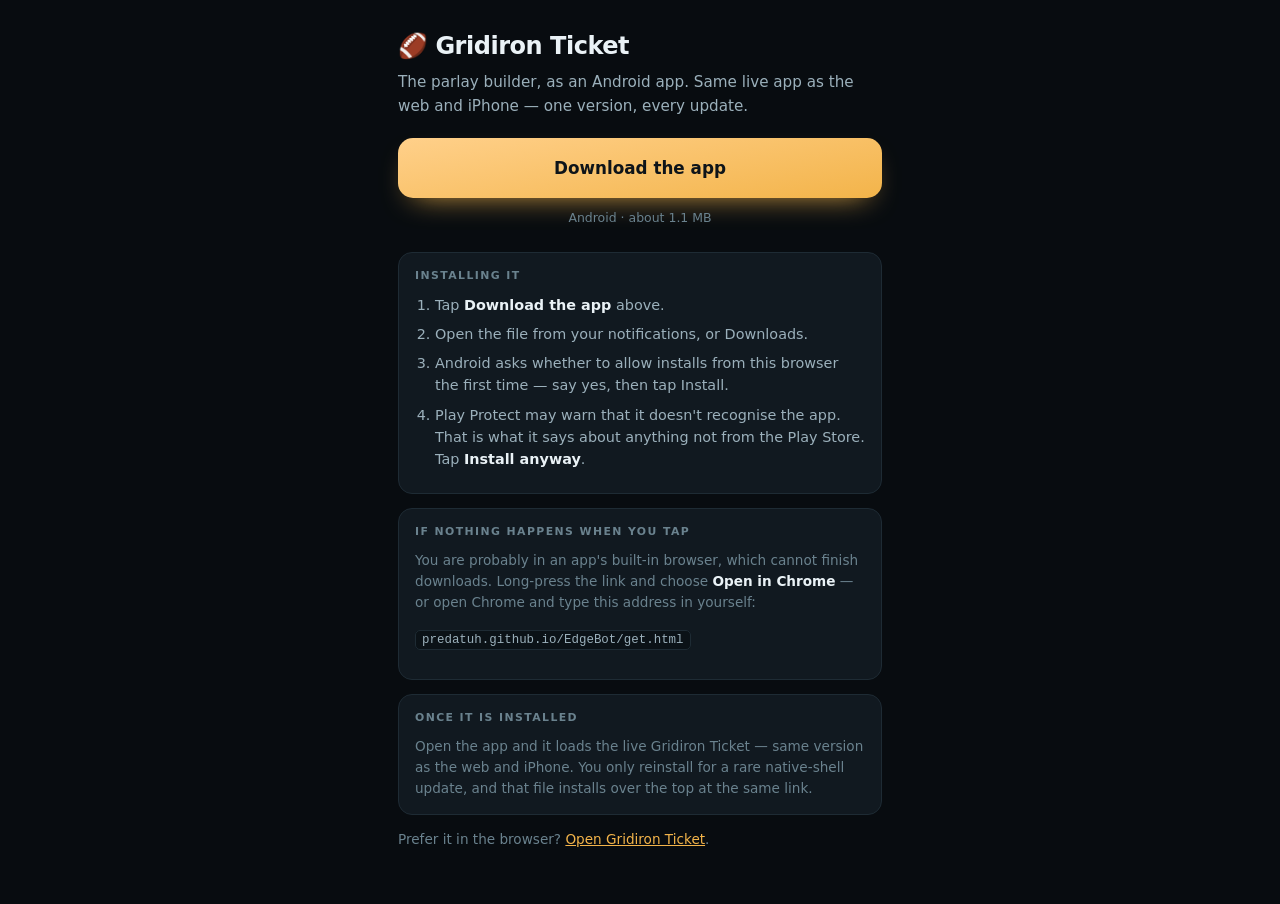
<file: docs/get.html>
<!doctype html>
<html lang="en">
<head>
<meta charset="utf-8">
<meta name="viewport" content="width=device-width, initial-scale=1, viewport-fit=cover">
<title>Get Gridiron Ticket</title>
<meta name="theme-color" content="#080C10">
<style>
:root{color-scheme:dark;
  --bg:#080C10; --surface:#111920; --line:#1E2B34; --line-2:#2B3C47;
  --ink:#EAF2F6; --ink-2:#9BB0BB; --ink-3:#6A828E;
  --gold:#F3B44A; --gold-2:#FFD08A; --gold-ink:#0E1419}
*{box-sizing:border-box}
body{margin:0; background:var(--bg); color:var(--ink); line-height:1.55;
  font-family:"Segoe UI Variable",system-ui,-apple-system,"Helvetica Neue",Arial,sans-serif;
  -webkit-text-size-adjust:100%}
.wrap{max-width:520px; margin:0 auto; padding:28px 18px calc(40px + env(safe-area-inset-bottom))}
h1{font-size:1.5rem; margin:0 0 6px; letter-spacing:-.02em}
p{margin:0 0 14px; color:var(--ink-2); font-size:.95rem}
b{color:var(--ink)}
.dl{display:flex; align-items:center; justify-content:center; gap:10px; width:100%;
  min-height:60px; margin:20px 0 10px; border-radius:15px; text-decoration:none;
  background:linear-gradient(170deg,var(--gold-2),var(--gold)); color:var(--gold-ink);
  font-size:1.05rem; font-weight:800; box-shadow:0 12px 30px -16px var(--gold)}
.dl:active{filter:brightness(1.08)}
.size{text-align:center; font-size:.78rem; color:var(--ink-3); margin:0 0 24px}
.card{background:var(--surface); border:1px solid var(--line); border-radius:14px;
  padding:15px 16px; margin:0 0 14px}
.card h2{font-size:.68rem; text-transform:uppercase; letter-spacing:.13em; color:var(--ink-3);
  margin:0 0 9px}
ol{margin:0; padding-left:20px; color:var(--ink-2); font-size:.9rem}
li{margin-bottom:7px}
a{color:var(--gold)}
.alt{font-size:.85rem; color:var(--ink-3)}
code{background:#0B1217; border:1px solid var(--line); padding:2px 6px; border-radius:5px;
  font-size:.82em; word-break:break-all; color:var(--ink-2)}
</style>
</head>
<body>
<div class="wrap">
  <h1>🏈 Gridiron Ticket</h1>
  <p>The parlay builder, as an Android app. Same live app as the web and iPhone —
     one version, every update.</p>

  <a class="dl" href="gridiron-ticket.apk" download>Download the app</a>
  <p class="size" id="size">Android · about 1.1 MB</p>

  <div class="card">
    <h2>Installing it</h2>
    <ol>
      <li>Tap <b>Download the app</b> above.</li>
      <li>Open the file from your notifications, or Downloads.</li>
      <li>Android asks whether to allow installs from this browser the first time —
          say yes, then tap Install.</li>
      <li>Play Protect may warn that it doesn't recognise the app. That is what it
          says about anything not from the Play Store. Tap <b>Install anyway</b>.</li>
    </ol>
  </div>

  <div class="card">
    <h2>If nothing happens when you tap</h2>
    <p class="alt">You are probably in an app's built-in browser, which cannot finish
      downloads. Long-press the link and choose <b>Open in Chrome</b> — or open Chrome
      and type this address in yourself:</p>
    <p><code>predatuh.github.io/EdgeBot/get.html</code></p>
  </div>

  <div class="card">
    <h2>Once it is installed</h2>
    <p class="alt" style="margin:0">Open the app and it loads the live Gridiron
      Ticket — same version as the web and iPhone. You only reinstall for a rare
      native-shell update, and that file installs over the top at the same link.</p>
  </div>

  <p class="alt">Prefer it in the browser? <a href="https://gridironticket.grok.me">Open Gridiron Ticket</a>.</p>
</div>
</body>
</html>
</file>
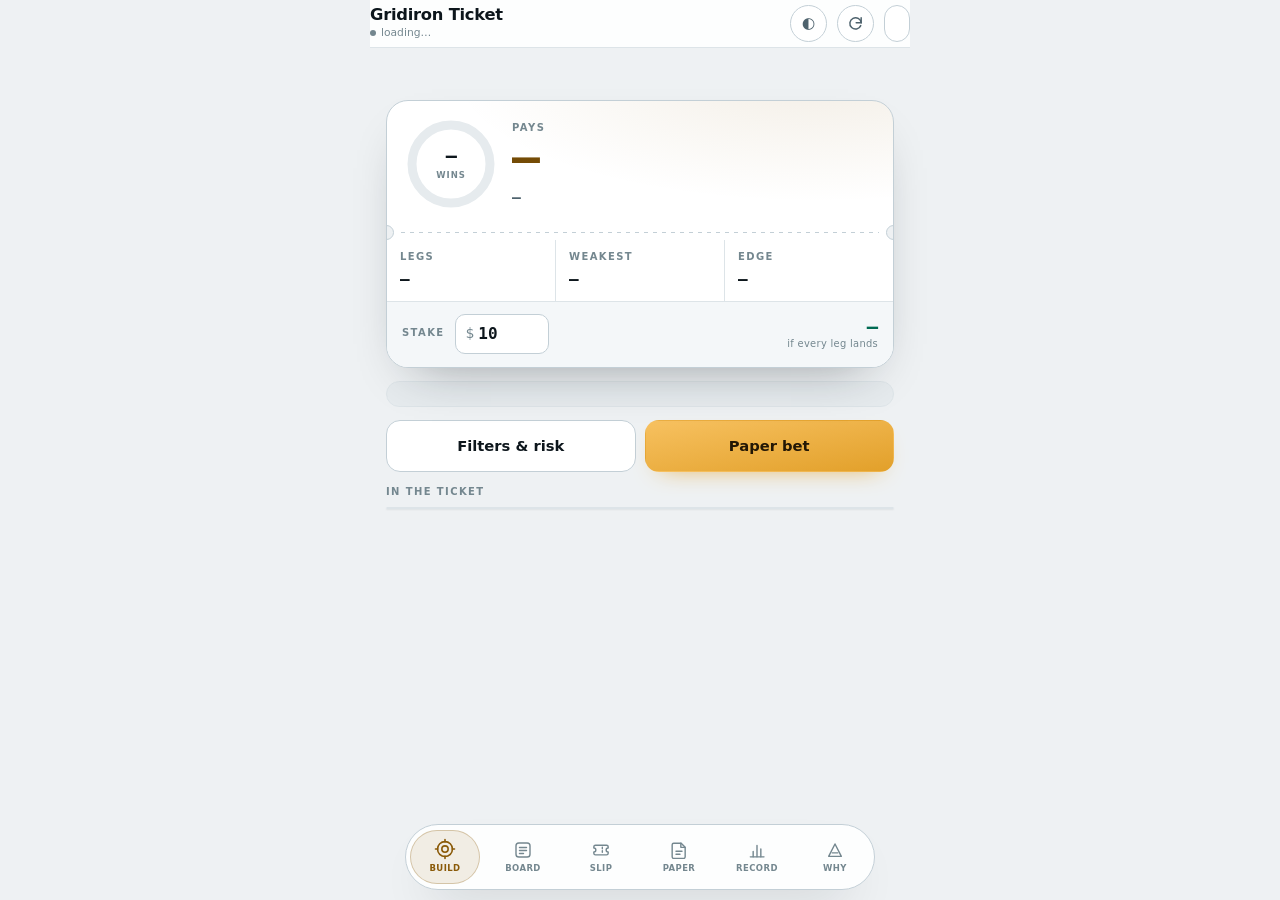
<file: webapp/parlay.html>
<!doctype html>
<html lang="en">
<head>
<meta charset="utf-8">
<meta name="viewport" content="width=device-width, initial-scale=1, viewport-fit=cover">
<title>Gridiron Ticket</title>
<meta name="description" content="Build a Kalshi parlay to a payout you choose, on the board the bot priced this morning.">
<meta name="theme-color" content="#080C10">
<meta name="mobile-web-app-capable" content="yes">
<meta name="apple-mobile-web-app-capable" content="yes">
<meta name="apple-mobile-web-app-status-bar-style" content="black-translucent">
<link rel="manifest" href="manifest.webmanifest">
<link rel="apple-touch-icon" href="icon-192.png">
<style>
/*__FONTS__*/

/* ============================================================================
   Tokens. Dark is the design, not a variant of a light design: this is a thing
   you open on a phone at a kickoff, and the numbers have to be the brightest
   objects on the screen. The light set below is a straight token swap for
   daylight, and both are reachable explicitly through [data-theme].

   The three chart colours are not taste. Marks on the dark surface have to sit
   in OKLCH L 0.48-0.67 to read as the same weight, and the positive/negative
   pair has to stay apart under colour-blind simulation - these three were
   picked by running the validator, not by eye (deutan dE 8.6, normal 19.2).
   Every value they carry is also printed and arrow-marked, so nothing here is
   held by colour alone.
   ========================================================================== */
:root{
  color-scheme:dark;
  --bg:#080C10; --surface:#111920; --raise:#18232C; --sunk:#0B1217; --glass:rgba(17,25,32,.86);
  --line:#1E2B34; --line-2:#2B3C47;
  --ink:#EAF2F6; --ink-2:#9BB0BB; --ink-3:#6A828E;
  --gold:#F3B44A; --gold-2:#FFD08A; --gold-ink:#0E1419; --gold-dim:rgba(243,180,74,.13);
  --pos:#03A17D; --pos-ink:#3FD9B4; --neg:#DB4C3F; --neg-ink:#FF8478;
  --warn:#C0821F; --warn-ink:#F0B75C; --warn-bg:rgba(192,130,31,.14);
  --ring:rgba(243,180,74,.35);
  --btn:#FFD08A; --btn-2:#F3B44A; --btn-ink:#0E1419;
  --shadow:0 1px 0 rgba(255,255,255,.03) inset, 0 18px 40px -28px rgba(0,0,0,.95);
  --shadow-2:0 24px 60px -30px rgba(0,0,0,1);
  --r:16px; --r-sm:11px; --r-lg:22px; --nav:64px;
}
@media (prefers-color-scheme: light){ :root:not([data-theme="dark"]){
  color-scheme:light;
  --bg:#EEF1F3; --surface:#FFFFFF; --raise:#F4F7F9; --sunk:#E6EBEE; --glass:rgba(255,255,255,.88);
  --line:#DDE4E8; --line-2:#C3CFD6;
  --ink:#0D161C; --ink-2:#4E626D; --ink-3:#74878F;
  --gold:#8A5A08; --gold-2:#6E4705; --gold-ink:#FFFFFF; --gold-dim:rgba(138,90,8,.10);
  --pos:#00896A; --pos-ink:#006B53; --neg:#CB3E32; --neg-ink:#A82F27;
  --warn:#B0730F; --warn-ink:#8A5A08; --warn-bg:rgba(176,115,15,.12);
  --ring:rgba(138,90,8,.28);
  --btn:#F7C160; --btn-2:#E2A02A; --btn-ink:#231705;
  --shadow:0 1px 2px rgba(13,22,28,.07), 0 14px 34px -26px rgba(13,22,28,.5);
  --shadow-2:0 22px 50px -28px rgba(13,22,28,.45);
}}
:root[data-theme="light"]{
  color-scheme:light;
  --bg:#EEF1F3; --surface:#FFFFFF; --raise:#F4F7F9; --sunk:#E6EBEE; --glass:rgba(255,255,255,.88);
  --line:#DDE4E8; --line-2:#C3CFD6;
  --ink:#0D161C; --ink-2:#4E626D; --ink-3:#74878F;
  --gold:#8A5A08; --gold-2:#6E4705; --gold-ink:#FFFFFF; --gold-dim:rgba(138,90,8,.10);
  --pos:#00896A; --pos-ink:#006B53; --neg:#CB3E32; --neg-ink:#A82F27;
  --warn:#B0730F; --warn-ink:#8A5A08; --warn-bg:rgba(176,115,15,.12);
  --ring:rgba(138,90,8,.28);
  --btn:#F7C160; --btn-2:#E2A02A; --btn-ink:#231705;
  --shadow:0 1px 2px rgba(13,22,28,.07), 0 14px 34px -26px rgba(13,22,28,.5);
  --shadow-2:0 22px 50px -28px rgba(13,22,28,.45);
}

*{box-sizing:border-box}
/* .tab, .sheet and .row set display:flex, which beats the UA stylesheet's
   [hidden] rule - without this every tab and both sheets render stacked. */
[hidden]{display:none !important}
html{-webkit-text-size-adjust:100%}
body{margin:0; background:var(--bg); color:var(--ink); font-size:15px; line-height:1.45;
  font-family:Archivo,"Segoe UI Variable",system-ui,-apple-system,"Helvetica Neue",sans-serif;
  font-variation-settings:"wdth" 100; overscroll-behavior-y:none;
  -webkit-font-smoothing:antialiased; text-rendering:optimizeLegibility}
h1,h2,h3{margin:0; font-weight:800; letter-spacing:-.015em; text-wrap:balance}
p{margin:0}
button{font:inherit; color:inherit; cursor:pointer; -webkit-tap-highlight-color:transparent;
  font-variation-settings:"wdth" 100}
input,textarea{font-family:inherit}
:focus-visible{outline:2px solid var(--gold); outline-offset:2px; border-radius:8px}
::selection{background:var(--gold); color:var(--gold-ink)}

.mono{font-family:"IBM Plex Mono",ui-monospace,"Roboto Mono",Menlo,monospace;
  font-variant-numeric:tabular-nums; letter-spacing:-.01em}
.num{font-family:"IBM Plex Mono",ui-monospace,"Roboto Mono",Menlo,monospace;
  font-variant-numeric:tabular-nums; font-weight:600; letter-spacing:-.03em}
.lbl{font-size:.625rem; text-transform:uppercase; letter-spacing:.14em; font-weight:700;
  color:var(--ink-3); font-variation-settings:"wdth" 92}

/* ---------- shell ---------- */
.app{max-width:540px; margin:0 auto; min-height:100dvh; display:flex; flex-direction:column}
.bar{position:sticky; top:0; z-index:30; display:flex; align-items:center; gap:9px;
  padding:calc(10px + env(safe-area-inset-top)) 16px 10px;
  background:var(--glass); backdrop-filter:blur(14px) saturate(140%);
  -webkit-backdrop-filter:blur(14px) saturate(140%); border-bottom:1px solid var(--line)}
.brand{min-width:0; display:flex; flex-direction:column; gap:1px}
.brand h1{font-size:1.02rem; line-height:1.1; font-variation-settings:"wdth" 96}
.brand .fresh{font-size:.67rem; color:var(--ink-3); white-space:nowrap; overflow:hidden;
  text-overflow:ellipsis; max-width:52vw; display:flex; align-items:center; gap:5px}
.pulse{width:6px; height:6px; border-radius:99px; background:var(--ink-3); flex:0 0 auto}
.pulse.live{background:var(--pos-ink); box-shadow:0 0 0 0 var(--pos-ink); animation:pulse 2.4s ease-out infinite}
@keyframes pulse{0%{box-shadow:0 0 0 0 rgba(63,217,180,.5)} 70%{box-shadow:0 0 0 6px rgba(63,217,180,0)} 100%{box-shadow:0 0 0 0 rgba(63,217,180,0)}}
.iconbtn{margin-left:auto; flex:0 0 auto; width:37px; height:37px; border-radius:99px;
  border:1px solid var(--line-2); background:var(--surface); color:var(--ink-2);
  display:grid; place-items:center; font-size:.95rem; transition:transform .16s, color .16s}
.iconbtn+.iconbtn{margin-left:0}
.iconbtn:active{transform:scale(.93)}
.iconbtn[data-busy="1"]{color:var(--gold)}
.iconbtn[data-busy="1"] svg{animation:spin .9s linear infinite}
@keyframes spin{to{transform:rotate(360deg)}}
.scopebtn{display:flex; align-items:center; gap:7px; white-space:nowrap; min-height:37px;
  background:var(--surface); border:1px solid var(--line-2); border-radius:99px;
  padding:6px 12px; font-size:.8rem; font-weight:700; transition:transform .16s}
.scopebtn:active{transform:scale(.96)}
.scopebtn .n{font-family:"IBM Plex Mono",monospace; font-size:.68rem; color:var(--ink-3)}
main{flex:1; padding:14px 16px calc(var(--nav) + 34px + env(safe-area-inset-bottom))}
.tab{display:flex; flex-direction:column; gap:13px; animation:rise .26s cubic-bezier(.2,.7,.3,1)}
@keyframes rise{from{opacity:0; transform:translateY(7px)} to{opacity:1; transform:none}}

/* ---------- bottom nav: floating, with a pill that slides to the active tab --- */
.navwrap{position:fixed; left:0; right:0; bottom:0; z-index:40; display:flex; justify-content:center;
  padding:0 12px calc(10px + env(safe-area-inset-bottom)); pointer-events:none}
.tabs{pointer-events:auto; position:relative; width:100%; max-width:470px; display:grid;
  grid-template-columns:repeat(var(--tabs, 6),1fr); background:var(--glass); border:1px solid var(--line-2);
  border-radius:99px; box-shadow:var(--shadow-2); backdrop-filter:blur(16px) saturate(150%);
  -webkit-backdrop-filter:blur(16px) saturate(150%); overflow:hidden}
.tabs .glide{position:absolute; top:5px; bottom:5px; padding:0 4px; z-index:0;
  width:calc(100% / var(--tabs, 6));
  transition:transform .3s cubic-bezier(.2,.8,.25,1)}
.tabs .glide i{display:block; height:100%; border-radius:99px; background:var(--gold-dim);
  border:1px solid var(--ring)}
.tabs button{position:relative; z-index:1; display:flex; flex-direction:column; align-items:center;
  justify-content:center; gap:2px; border:0; background:none; height:var(--nav); color:var(--ink-3);
  transition:color .2s}
.tabs button .ic{display:grid; place-items:center; height:21px;
  transition:transform .24s cubic-bezier(.2,.8,.25,1)}
.tabs button .tx{font-size:.53rem; font-weight:800; letter-spacing:.05em; text-transform:uppercase;
  font-variation-settings:"wdth" 90}
.tabs button[aria-selected="true"]{color:var(--gold)}
.tabs button[aria-selected="true"] .ic{transform:translateY(-1px) scale(1.12)}
.tabs .dot{position:absolute; top:11px; right:calc(50% - 19px); min-width:16px; height:16px;
  border-radius:99px; background:var(--btn-2); color:var(--btn-ink); font-size:.58rem;
  font-weight:800; display:grid; place-items:center; padding:0 4px;
  font-family:"IBM Plex Mono",monospace}

/* ---------- cards ---------- */
.card{background:var(--surface); border:1px solid var(--line); border-radius:var(--r);
  box-shadow:var(--shadow)}
.pad{padding:15px}
.cardhead{padding:14px 15px 8px}
.cardhead .sub{font-size:.76rem; color:var(--ink-2); line-height:1.5; margin-top:5px}

/* ---------- risk dial: a scroll rail of chips, the live one lit ---------- */
.rail{display:flex; gap:8px; overflow-x:auto; scrollbar-width:none;
  margin:0 -16px; padding:2px 16px 4px; scroll-snap-type:x proximity}
.rail::-webkit-scrollbar{display:none}
.dial button{scroll-snap-align:center; flex:0 0 auto; min-width:82px; background:var(--surface);
  border:1px solid var(--line); border-radius:var(--r-sm); padding:9px 12px 8px;
  display:flex; flex-direction:column; align-items:center; gap:3px;
  transition:transform .16s, border-color .2s, background .2s}
.dial button:active{transform:scale(.95)}
.dial .e{font-size:1.05rem; line-height:1.1; filter:grayscale(.35); transition:filter .2s}
.dial .l{font-size:.6rem; text-transform:uppercase; letter-spacing:.09em; font-weight:800;
  color:var(--ink-2); font-variation-settings:"wdth" 90}
.dial .t{font-family:"IBM Plex Mono",monospace; font-size:.66rem; font-weight:600; color:var(--ink-3)}
.dial button[aria-pressed="true"]{background:var(--gold-dim); border-color:var(--gold)}
.dial button[aria-pressed="true"] .e{filter:none}
.dial button[aria-pressed="true"] .l{color:var(--gold)}
.dial button[aria-pressed="true"] .t{color:var(--gold)}
.custom{font-size:.7rem; color:var(--ink-3); text-align:center}

/* ---------- the ticket stub ----------
   One object, torn across the middle: the deal above the perforation, the
   particulars below it. The ring is context for the number inside it, never a
   substitute - a 250x ticket really does draw an almost empty ring. */
.stub{position:relative; background:
    radial-gradient(120% 80% at 85% -10%, var(--gold-dim), transparent 60%), var(--surface);
  border:1px solid var(--line-2); border-radius:var(--r-lg); box-shadow:var(--shadow-2);
  overflow:hidden}
.stub .top{display:flex; align-items:center; gap:15px; padding:17px 18px 15px}
.ring{position:relative; flex:0 0 auto; width:92px; height:92px}
.ring svg{width:92px; height:92px; transform:rotate(-90deg); display:block}
.ring .bg{fill:none; stroke:var(--sunk); stroke-width:9}
.ring .fg{fill:none; stroke:url(#ringgrad); stroke-width:9; stroke-linecap:round;
  transition:stroke-dashoffset .5s cubic-bezier(.2,.8,.25,1)}
.ring .mid{position:absolute; inset:0; display:flex; flex-direction:column;
  align-items:center; justify-content:center; gap:0}
.ring .mid .v{font-family:"IBM Plex Mono",monospace; font-variant-numeric:tabular-nums;
  font-size:1.16rem; font-weight:600; letter-spacing:-.04em; line-height:1}
.ring .mid .k{font-size:.53rem; text-transform:uppercase; letter-spacing:.11em;
  font-weight:800; color:var(--ink-3); margin-top:3px}
.stub .pay{min-width:0; flex:1; display:flex; flex-direction:column; gap:1px}
.stub .pay .v{font-family:"IBM Plex Mono",monospace; font-variant-numeric:tabular-nums;
  font-size:2.9rem; font-weight:600; line-height:.94; letter-spacing:-.055em;
  background:linear-gradient(168deg, var(--gold-2), var(--gold));
  -webkit-background-clip:text; background-clip:text; color:transparent}
.stub .pay .m{font-family:"IBM Plex Mono",monospace; font-variant-numeric:tabular-nums;
  font-size:.92rem; font-weight:600; color:var(--ink-2); margin-top:5px}
.stub .pay .m b{color:var(--ink)}
.perf{position:relative; height:15px}
.perf::before{content:""; position:absolute; left:14px; right:14px; top:7px; height:1px;
  background:repeating-linear-gradient(90deg,var(--line-2) 0 4px,transparent 4px 9px)}
.perf i{position:absolute; top:0; width:15px; height:15px; border-radius:99px;
  background:var(--bg); border:1px solid var(--line-2)}
.perf i.l{left:-8px} .perf i.r{right:-8px}
.facts{display:grid; grid-template-columns:repeat(3,1fr); gap:1px; background:var(--line)}
.facts>div{padding:10px 13px 11px; background:var(--surface)}
.facts .v{font-family:"IBM Plex Mono",monospace; font-variant-numeric:tabular-nums;
  font-size:1rem; font-weight:600; margin-top:2px}
.stakerow{display:flex; align-items:center; gap:10px; padding:12px 15px 13px;
  border-top:1px solid var(--line); background:var(--raise); flex-wrap:wrap}
.stakerow .field{display:flex; align-items:center; gap:2px; background:var(--surface);
  border:1px solid var(--line-2); border-radius:10px; padding:0 10px; min-height:40px}
.stakerow .field span{color:var(--ink-3); font-family:"IBM Plex Mono",monospace; font-size:.9rem}
.stakerow input{width:62px; padding:8px 2px; border:0; background:none; color:var(--ink);
  font-family:"IBM Plex Mono",monospace; font-size:1rem; font-weight:600; outline:none}
.stakerow .out{margin-left:auto; text-align:right}
.stakerow .out .v{font-family:"IBM Plex Mono",monospace; font-variant-numeric:tabular-nums;
  font-size:1.18rem; font-weight:600; color:var(--pos-ink); line-height:1.1}
.stakerow .out .k{font-size:.62rem; color:var(--ink-3); letter-spacing:.03em}

.note{font-size:.79rem; color:var(--ink-2); line-height:1.55; padding:12px 14px;
  background:var(--sunk); border:1px solid var(--line); border-radius:var(--r); }
.note b{color:var(--ink); font-weight:700}
.note .chip{margin-top:10px}

/* ---------- leg rows ----------
   Confidence is a length, not a hue. The meter under the name is the price, so
   a 55c coin flip reads as a short bar rather than a red warning - which is the
   whole argument of this app: a cheap leg is not a bad leg, it is a cheap one. */
.legs{display:flex; flex-direction:column; background:var(--surface);
  border:1px solid var(--line); border-radius:var(--r); overflow:hidden; box-shadow:var(--shadow)}
.legwrap{display:flex; align-items:stretch; border-bottom:1px solid var(--line);
  transition:background .2s}
.legwrap:last-child{border-bottom:0}
.legwrap.pinned{background:var(--gold-dim)}
.legwrap.banned{opacity:.42}
.legwrap.banned .nm{text-decoration:line-through}
.leg{flex:1; min-width:0; display:grid; grid-template-columns:1fr auto; align-items:center;
  gap:2px 12px; padding:11px 2px 11px 14px; border:0; background:none; text-align:left;
  min-height:62px; transition:background .15s}
.leg:active{background:var(--raise)}
.leg .who{min-width:0; display:flex; flex-direction:column; gap:3px}
.leg .nm{font-weight:700; font-size:.95rem; line-height:1.2; overflow:hidden;
  text-overflow:ellipsis; white-space:nowrap}
.leg .mt{font-size:.685rem; color:var(--ink-3); line-height:1.3; overflow:hidden;
  text-overflow:ellipsis; white-space:nowrap}
.leg .meter{height:3px; border-radius:99px; background:var(--sunk); margin-top:3px;
  max-width:180px; overflow:hidden}
.leg .meter i{display:block; height:3px; border-radius:99px;
  background:linear-gradient(90deg, var(--ring), var(--gold)); transition:width .3s}
.leg .pc{display:flex; flex-direction:column; align-items:flex-end; flex:0 0 auto; gap:2px}
.leg .pc .p{font-family:"IBM Plex Mono",monospace; font-variant-numeric:tabular-nums;
  font-size:1.05rem; font-weight:600; line-height:1.1; letter-spacing:-.03em}
.leg .pc .a{font-family:"IBM Plex Mono",monospace; font-size:.62rem; color:var(--ink-3);
  white-space:nowrap}
.tierchip{display:inline-flex; align-items:center; padding:1px 6px; border-radius:5px;
  font-size:.575rem; font-weight:800; letter-spacing:.07em; text-transform:uppercase;
  background:var(--sunk); color:var(--ink-2); border:1px solid var(--line-2);
  font-variation-settings:"wdth" 90}
.tierchip.t5{background:var(--gold-dim); color:var(--gold); border-color:var(--ring)}
.tierchip.t4{background:var(--gold-dim); color:var(--gold)}
.act{border:0; background:none; font-size:1rem; color:var(--ink-3); width:46px; flex:0 0 46px;
  display:grid; place-items:center; transition:transform .16s, color .16s}
.act:active{transform:scale(.88); color:var(--gold)}
.actpair{display:flex; flex-direction:column; justify-content:center; gap:4px; padding:8px 8px 8px 0; flex:0 0 auto}
.actpair button{min-height:36px; min-width:78px; padding:6px 10px; border:1px solid var(--line-2);
  border-radius:10px; background:var(--raise); color:var(--ink-2); font-size:.68rem; font-weight:800;
  letter-spacing:.04em; text-transform:uppercase}
.actpair button:active{transform:scale(.96)}
.actpair .rm{color:var(--neg-ink); border-color:rgba(219,76,63,.35)}
.when{display:inline-flex; align-items:center; margin-right:6px; padding:1px 6px; border-radius:5px;
  font-size:.575rem; font-weight:800; letter-spacing:.06em; text-transform:uppercase;
  background:var(--sunk); color:var(--ink-2); border:1px solid var(--line-2);
  font-variation-settings:"wdth" 90; vertical-align:1px}
.when.today{background:rgba(3,161,125,.16); color:var(--pos-ink); border-color:transparent}
.dates button{scroll-snap-align:center; flex:0 0 auto; min-height:37px; padding:7px 13px;
  border:1px solid var(--line); border-radius:99px; background:var(--surface);
  font-size:.78rem; font-weight:700; color:var(--ink-2)}
.dates button[aria-pressed="true"]{background:var(--gold-dim); border-color:var(--gold); color:var(--gold)}
.edited{font-size:.72rem; color:var(--ink-3); padding:0 2px 2px}
.flagline{grid-column:1/-1; font-size:.695rem; color:var(--warn-ink); font-weight:600;
  margin-top:4px; display:-webkit-box; -webkit-line-clamp:2; -webkit-box-orient:vertical;
  overflow:hidden; line-height:1.4}
.flagline.plain{color:var(--ink-3); font-weight:500}
.flagline b{color:var(--ink-2); font-weight:700}
.datecols{display:grid; grid-template-columns:1fr 1fr; gap:12px}
.datecols .col{display:flex; flex-direction:column; gap:6px; min-width:0}
.datecols button{text-align:left; min-height:40px; padding:8px 10px; border:1px solid var(--line);
  border-radius:10px; background:var(--raise); color:var(--ink-2); font-size:.78rem; font-weight:700}
.datecols button[aria-pressed="true"]{background:var(--gold-dim); border-color:var(--gold); color:var(--gold)}
.draw{display:inline-block; margin-left:6px; padding:1px 5px; border-radius:5px;
  background:var(--warn-bg); color:var(--warn-ink); font-size:.55rem; font-weight:800;
  letter-spacing:.06em; vertical-align:2px; font-variation-settings:"wdth" 90}
.empty{padding:30px 18px; text-align:center; color:var(--ink-3); font-size:.86rem;
  background:var(--surface); border:1px dashed var(--line-2); border-radius:var(--r);
  line-height:1.6}

/* ---------- buttons ---------- */
.btn{display:flex; align-items:center; justify-content:center; gap:8px; width:100%;
  min-height:52px; border-radius:14px; border:1px solid var(--line-2); background:var(--surface);
  font-size:.92rem; font-weight:700; color:var(--ink); text-decoration:none;
  transition:transform .15s, filter .15s}
.btn:active{transform:scale(.985); filter:brightness(1.08)}
.btn.primary{background:linear-gradient(170deg, var(--btn), var(--btn-2));
  border-color:transparent; color:var(--btn-ink); box-shadow:0 10px 26px -16px var(--btn-2)}
.btn.ghost{background:none; border-style:dashed; color:var(--ink-3); min-height:46px; font-weight:600}
.chip{display:inline-flex; align-items:center; gap:6px; border:1px solid var(--line-2);
  background:var(--raise); border-radius:99px; padding:8px 13px; font-size:.78rem;
  font-weight:700; color:var(--ink-2); min-height:37px; transition:transform .15s}
.chip:active{transform:scale(.95)}
.chip[aria-pressed="true"]{background:var(--btn-2); border-color:var(--btn-2); color:var(--btn-ink)}

/* ---------- board ---------- */
.search{width:100%; min-height:46px; padding:12px 14px; border:1px solid var(--line-2);
  border-radius:13px; background:var(--surface); color:var(--ink); font:inherit; font-size:.92rem;
  outline:none; transition:border-color .2s}
.search:focus{border-color:var(--gold)}
.sorts{display:flex; gap:7px; overflow-x:auto; scrollbar-width:none; margin:0 -16px;
  padding:1px 16px 3px}
.sorts::-webkit-scrollbar{display:none}
.sorts .chip{flex:0 0 auto}

/* ---------- slip ---------- */
.slipline{display:flex; gap:12px; padding:12px 14px; border-bottom:1px solid var(--line);
  align-items:flex-start}
.slipline:last-child{border-bottom:0}
.slipline .n{font-family:"IBM Plex Mono",monospace; font-size:.74rem; color:var(--ink-3);
  min-width:18px; padding-top:3px}
.slipline .b{min-width:0; flex:1; display:flex; flex-direction:column; gap:3px}
.slipline .nm2{line-height:1.3; font-size:.9rem}
.slipline .nm2 .vs{color:var(--ink-3); font-weight:400}
.slipline .t{display:block; font-family:"IBM Plex Mono",monospace; font-size:.645rem;
  color:var(--ink-3); word-break:break-all; line-height:1.4}
.slipline .pr{font-family:"IBM Plex Mono",monospace; font-weight:600; white-space:nowrap;
  font-size:.9rem}
.tickbox{width:100%; min-height:104px; padding:12px; border:1px solid var(--line);
  border-radius:var(--r); background:var(--sunk); color:var(--ink-2);
  font-family:"IBM Plex Mono",monospace; font-size:.7rem; line-height:1.6; resize:vertical}
.toast{position:fixed; left:50%; bottom:calc(var(--nav) + 30px); z-index:60; background:var(--ink);
  color:var(--bg); padding:11px 19px; border-radius:99px; font-size:.83rem; font-weight:700;
  box-shadow:var(--shadow-2); animation:pop .22s cubic-bezier(.2,.9,.3,1.3)}
@keyframes pop{from{opacity:0; transform:translate(-50%,10px) scale(.94)}
               to{opacity:1; transform:translate(-50%,0) scale(1)}}

/* ---------- sheets ---------- */
.scrim{position:fixed; inset:0; z-index:50; background:rgba(4,8,11,.62);
  backdrop-filter:blur(3px); -webkit-backdrop-filter:blur(3px); animation:fade .2s ease}
@keyframes fade{from{opacity:0} to{opacity:1}}
.sheet{position:fixed; left:0; right:0; bottom:0; z-index:51; max-width:540px; margin:0 auto;
  background:var(--surface); border:1px solid var(--line-2); border-bottom:0;
  border-radius:26px 26px 0 0; box-shadow:var(--shadow-2); max-height:88dvh;
  display:flex; flex-direction:column; animation:slide .3s cubic-bezier(.2,.85,.25,1)}
@keyframes slide{from{transform:translateY(100%)} to{transform:none}}
.sheet .grab{width:40px; height:4px; border-radius:99px; background:var(--line-2); margin:10px auto 3px}
.sheet .sh{display:flex; align-items:center; gap:10px; padding:8px 17px 13px;
  border-bottom:1px solid var(--line)}
.sheet .sh h2{font-size:1.02rem; min-width:0; overflow:hidden; text-overflow:ellipsis; white-space:nowrap}
.sheet .sh .x{margin-left:auto; flex:0 0 auto; border:0; background:var(--raise); border-radius:99px;
  width:34px; height:34px; font-size:.95rem; color:var(--ink-2)}
.sheet .body{overflow-y:auto; -webkit-overflow-scrolling:touch;
  padding:15px 17px calc(20px + env(safe-area-inset-bottom));
  display:flex; flex-direction:column; gap:17px}
.grp{display:flex; flex-direction:column; gap:11px}
.grp>.lbl{padding-bottom:3px; border-bottom:1px solid var(--line)}
.ctl{display:flex; flex-direction:column; gap:7px}
.ctl .row{display:flex; justify-content:space-between; align-items:baseline; gap:8px}
.ctl .row .k{font-size:.85rem; font-weight:700}
.ctl .row .v{font-family:"IBM Plex Mono",monospace; font-variant-numeric:tabular-nums;
  font-size:1.02rem; font-weight:600; color:var(--gold)}
.ctl .hint{font-size:.72rem; color:var(--ink-3); line-height:1.5}
input[type=range]{width:100%; accent-color:var(--gold); height:32px; background:none}
.chips{display:flex; flex-wrap:wrap; gap:7px}
.sw{display:flex; align-items:flex-start; gap:12px; padding:9px 0; font-size:.87rem; font-weight:600}
.sw input{width:21px; height:21px; accent-color:var(--gold); flex:0 0 auto; margin:1px 0 0}
.sw .sub{display:block; font-size:.715rem; color:var(--ink-3); font-weight:400; margin-top:3px;
  line-height:1.5}
.scopelist{display:flex; flex-direction:column; gap:8px}
.scopelist button{display:flex; align-items:center; gap:12px; width:100%; min-height:56px;
  padding:11px 14px; border:1px solid var(--line); border-radius:13px; background:var(--raise);
  text-align:left; transition:transform .15s}
.scopelist button:active{transform:scale(.98)}
.scopelist .e{font-size:1.22rem}
.scopelist .nm{font-weight:700; font-size:.92rem}
.scopelist .ct{margin-left:auto; font-family:"IBM Plex Mono",monospace; font-size:.72rem;
  color:var(--ink-3)}
.scopelist button[aria-pressed="true"]{background:var(--gold-dim); border-color:var(--gold)}
.scopelist button[aria-pressed="true"] .nm{color:var(--gold)}
.kv{width:100%; border-collapse:collapse}
.kv td{padding:10px 14px; border-bottom:1px solid var(--line); font-size:.82rem; color:var(--ink-2)}
.kv tr:last-child td{border-bottom:0}
.kv td.n{text-align:right; font-family:"IBM Plex Mono",monospace; font-variant-numeric:tabular-nums;
  font-weight:600; color:var(--ink)}

/* ---------- charts ----------
   Thin marks on a recessive track, rounded data-ends anchored to the baseline,
   a value printed on every row, and a 2px surface gap where a fill meets the
   zero line. Nothing here is carried by colour: the diverging rows also encode
   sign as position across the line, an arrow, and a signed number. */
.bar{display:flex; align-items:center; gap:10px; padding:5px 0}
.bar .k{flex:0 0 74px; font-size:.735rem; color:var(--ink-2); line-height:1.25}
.bar .track{flex:1; height:9px; background:var(--sunk); border-radius:99px; min-width:40px;
  overflow:hidden}
.bar .fill{display:block; height:9px; border-radius:99px; background:var(--line-2);
  transition:width .4s cubic-bezier(.2,.8,.25,1)}
.bar.best .fill{background:var(--pos)}
.bar .v{flex:0 0 56px; text-align:right; font-family:"IBM Plex Mono",monospace;
  font-variant-numeric:tabular-nums; font-size:.755rem; font-weight:600; color:var(--ink-2)}
.bar.best .v{color:var(--ink)}
.bar.elo .k{flex:0 0 112px; color:var(--ink)}
.bar.elo .fill{background:linear-gradient(90deg, var(--ring), var(--gold))}

.dv{display:flex; align-items:center; gap:9px; padding:5px 0}
.dv .k{flex:0 0 88px; font-size:.71rem; color:var(--ink-2); line-height:1.3}
.dv .mid{flex:1; display:flex; position:relative; min-width:70px}
.dv .zero{position:absolute; left:50%; top:-3px; bottom:-3px; width:1px; background:var(--line-2)}
.dv .half{flex:1; display:flex; align-items:center; min-width:0}
.dv .half.l{justify-content:flex-end; padding-right:2px}
.dv .half.r{padding-left:2px}
.dv .seg{height:9px; border-radius:99px; min-width:3px}
.dv .seg.up{background:var(--pos)}
.dv .seg.down{background:var(--neg)}
.dv .v{flex:0 0 82px; text-align:right; font-family:"IBM Plex Mono",monospace;
  font-variant-numeric:tabular-nums; font-size:.755rem; font-weight:600; white-space:nowrap}
.dv .v small{display:block; font-size:.9em; font-weight:400; color:var(--ink-3)}
.dv .v.up{color:var(--pos-ink)} .dv .v.down{color:var(--neg-ink)}

.grid2{display:grid; grid-template-columns:1fr 1fr; gap:10px}
.tile{background:var(--surface); border:1px solid var(--line); border-radius:var(--r);
  padding:13px 14px; box-shadow:var(--shadow)}
.tile .v{font-family:"IBM Plex Mono",monospace; font-variant-numeric:tabular-nums;
  font-size:1.5rem; font-weight:600; line-height:1.1; margin-top:4px; letter-spacing:-.03em}
.tile .sub{font-size:.695rem; color:var(--ink-3); margin-top:4px; line-height:1.45}
.verdict{border-left:3px solid var(--warn)}
.verdict.good{border-left-color:var(--pos)}
.rows{width:100%; border-collapse:collapse; font-size:.79rem}
.rows th{text-align:left; font-size:.6rem; text-transform:uppercase; letter-spacing:.1em;
  color:var(--ink-3); font-weight:700; padding:8px 9px; border-bottom:1px solid var(--line);
  font-variation-settings:"wdth" 90}
.rows td{padding:8px 9px; border-bottom:1px solid var(--line); color:var(--ink-2)}
.rows tr:last-child td{border-bottom:0}
.rows td:first-child{color:var(--ink)}
.rows td.n{text-align:right; font-family:"IBM Plex Mono",monospace; font-variant-numeric:tabular-nums}
.rows td.n.up{color:var(--pos-ink)} .rows td.n.down{color:var(--neg-ink)}
.scroll{overflow-x:auto; -webkit-overflow-scrolling:touch}

/* ---------- paper book ----------
   A ticket here is a receipt: what it cost, what it is worth now, what it paid.
   Open ones show a mark, settled ones show the money, and the two never use the
   same number - an open ticket has no result, only a price. */
.vs{display:grid; grid-template-columns:1fr 1fr; gap:10px}
.vs .side{background:var(--surface); border:1px solid var(--line); border-radius:var(--r);
  padding:13px 14px; box-shadow:var(--shadow)}
.vs .side.lead{border-color:var(--pos)}
.vs .who2{display:flex; align-items:center; gap:7px}
.vs .who2 .nm3{font-weight:800; font-size:.84rem}
.vs .rec{font-family:"IBM Plex Mono",monospace; font-variant-numeric:tabular-nums;
  font-size:1.4rem; font-weight:600; margin-top:5px; letter-spacing:-.03em}
.vs .pl{font-family:"IBM Plex Mono",monospace; font-size:.8rem; font-weight:600; margin-top:3px}
.vs .pl.up{color:var(--pos-ink)} .vs .pl.down{color:var(--neg-ink)}
.vs .sub2{font-size:.68rem; color:var(--ink-3); margin-top:4px; line-height:1.4}

.tix{display:flex; flex-direction:column; gap:9px}
.tix .t{background:var(--surface); border:1px solid var(--line); border-radius:var(--r);
  overflow:hidden; box-shadow:var(--shadow)}
.tix .t.won{border-left:3px solid var(--pos)}
.tix .t.lost{border-left:3px solid var(--neg)}
.tix .t.void,.tix .t.cashed{border-left:3px solid var(--line-2)}
.tix .th{display:flex; align-items:center; gap:9px; padding:11px 13px 9px; width:100%;
  border:0; background:none; text-align:left}
.tix .th .e2{font-size:1rem}
.tix .th .nm3{font-weight:700; font-size:.89rem; min-width:0; overflow:hidden;
  text-overflow:ellipsis; white-space:nowrap}
.tix .th .st{margin-left:auto; flex:0 0 auto; font-family:"IBM Plex Mono",monospace;
  font-size:.78rem; font-weight:600; text-align:right}
.tix .th .st small{display:block; font-size:.62rem; font-weight:400; color:var(--ink-3);
  font-family:Archivo,sans-serif; letter-spacing:.02em}
.tix .st.up{color:var(--pos-ink)} .tix .st.down{color:var(--neg-ink)}
.tix .meta{display:flex; flex-wrap:wrap; gap:4px 12px; padding:0 13px 10px;
  font-size:.68rem; color:var(--ink-3)}
.tix .meta b{color:var(--ink-2); font-weight:600; font-family:"IBM Plex Mono",monospace}
.tix .body2{border-top:1px solid var(--line); background:var(--sunk)}
.tix .lg{display:flex; align-items:center; gap:9px; padding:8px 13px; font-size:.76rem;
  border-bottom:1px solid var(--line)}
.tix .lg:last-child{border-bottom:0}
.tix .lg .r{flex:0 0 16px; text-align:center; font-size:.74rem}
.tix .lg .r.win{color:var(--pos-ink)} .tix .lg .r.loss{color:var(--neg-ink)}
.tix .lg .n4{min-width:0; flex:1; overflow:hidden; text-overflow:ellipsis; white-space:nowrap}
.tix .lg .pr2{font-family:"IBM Plex Mono",monospace; font-variant-numeric:tabular-nums;
  color:var(--ink-3); white-space:nowrap}
.tix .acts{display:flex; gap:8px; padding:10px 13px; border-top:1px solid var(--line)}
.tix .acts .chip{flex:1; justify-content:center}
.seg{display:flex; gap:6px; background:var(--sunk); border:1px solid var(--line);
  border-radius:99px; padding:4px}
.seg button{flex:1; border:0; background:none; border-radius:99px; min-height:34px;
  font-size:.78rem; font-weight:700; color:var(--ink-3)}
.seg button[aria-pressed="true"]{background:var(--surface); color:var(--ink);
  box-shadow:var(--shadow)}

/* ---------- prose ---------- */
.prose{font-size:.815rem; color:var(--ink-2); line-height:1.65}
.prose b{color:var(--ink); font-weight:700}
.prose code{font-family:"IBM Plex Mono",monospace; font-size:.9em; background:var(--sunk);
  padding:1px 5px; border-radius:5px; color:var(--ink)}
.prose p+p{margin-top:11px}
.banner{background:var(--warn-bg); color:var(--warn-ink); border:1px solid currentColor;
  border-radius:var(--r); padding:12px 14px; font-size:.79rem; font-weight:600; line-height:1.5}
.banner span{font-weight:400}
@media (prefers-reduced-motion: reduce){*{transition:none !important; animation:none !important}}
@media (max-width:359px){
  .stub .pay .v{font-size:2.4rem}
  .ring,.ring svg{width:80px; height:80px}
}
</style>
</head>
<body>
<div class="app">
  <header class="bar">
    <div class="brand">
      <h1>Gridiron Ticket</h1>
      <p class="fresh"><span class="pulse" id="pulse"></span><span id="fresh">loading…</span></p>
    </div>
    <button class="iconbtn" id="theme" type="button" aria-label="Switch between the dark and light look">◐</button>
    <button class="iconbtn" id="refresh" type="button" aria-label="Fetch the latest board">
      <svg viewBox="0 0 24 24" width="17" height="17" fill="none" stroke="currentColor"
           stroke-width="2.1" stroke-linecap="round" aria-hidden="true">
        <path d="M20 11a8 8 0 1 0-.6 4"></path><path d="M20 4v7h-7"></path></svg>
    </button>
    <button class="scopebtn" id="scopebtn" type="button" aria-haspopup="dialog"></button>
  </header>

  <main>
    <p class="banner" id="demo" hidden>Example board — this snapshot has no live markets.
      <span>Every number below is illustrative until the next run lands.</span></p>

    <!-- ============ BUILD ============ -->
    <section class="tab" id="tab-build">
      <nav class="rail dates" id="daterail" aria-label="Game date"></nav>
      <nav class="rail dial" id="dial" aria-label="Risk level"></nav>
      <p class="custom" id="custom" hidden>Custom target — tap a level to snap back</p>

      <div class="stub">
        <div class="top">
          <div class="ring">
            <svg viewBox="0 0 92 92" aria-hidden="true">
              <defs><linearGradient id="ringgrad" x1="0" y1="0" x2="1" y2="1">
                <stop offset="0%" stop-color="var(--gold-2)"></stop>
                <stop offset="100%" stop-color="var(--gold)"></stop>
              </linearGradient></defs>
              <circle class="bg" cx="46" cy="46" r="39"></circle>
              <circle class="fg" id="arc" cx="46" cy="46" r="39"
                      stroke-dasharray="245.04" stroke-dashoffset="245.04"></circle>
            </svg>
            <div class="mid"><span class="v" id="win">—</span><span class="k">wins</span></div>
          </div>
          <div class="pay">
            <span class="lbl">Pays</span>
            <span class="v" id="mult">—</span>
            <span class="m" id="oneline">—</span>
          </div>
        </div>
        <div class="perf"><i class="l"></i><i class="r"></i></div>
        <div class="facts">
          <div><div class="lbl">Legs</div><div class="v" id="nlegs">—</div></div>
          <div><div class="lbl">Weakest</div><div class="v" id="weak">—</div></div>
          <div><div class="lbl">Edge</div><div class="v" id="ev">—</div></div>
        </div>
        <div class="stakerow">
          <label class="lbl" for="stake">Stake</label>
          <div class="field"><span>$</span>
            <input id="stake" type="number" min="1" step="1" value="10" inputmode="decimal"></div>
          <div class="out"><div class="v" id="payout">—</div><div class="k">if every leg lands</div></div>
        </div>
      </div>

      <p class="note" id="whatif"></p>
      <div style="display:flex; gap:9px">
        <button class="btn" id="opentune" type="button" style="flex:1">Filters &amp; risk</button>
        <button class="btn primary" id="placebet" type="button" style="flex:1">Paper bet</button>
      </div>

      <div>
        <p class="lbl" style="margin-bottom:8px">In the ticket <span class="mono" id="legcount"></span></p>
        <p class="edited" id="edited" hidden>You edited this slip. Removing a pick no longer restuffs it to the rung.</p>
        <div class="legs" id="legs"></div>
      </div>
    </section>

    <!-- ============ BOARD ============ -->
    <section class="tab" id="tab-board" hidden>
      <input class="search" id="q" type="search" placeholder="Search team, league or ticker" autocomplete="off">
      <div class="sorts" id="sorts">
        <button class="chip" type="button" data-sort="p" aria-pressed="true">Best odds</button>
        <button class="chip" type="button" data-sort="spread" aria-pressed="false">Tightest spread</button>
        <button class="chip" type="button" data-sort="vol" aria-pressed="false">Most traded</button>
        <button class="chip" type="button" data-sort="value" aria-pressed="false">Best value</button>
        <button class="chip" type="button" data-sort="news" aria-pressed="false">Has news</button>
        <button class="chip" type="button" data-sort="pinned" aria-pressed="false">My pins</button>
      </div>
      <p class="lbl" id="boardcount"></p>
      <div class="legs" id="board"></div>
      <p class="prose">Tap any leg to read its research and prices. Pin puts it on <b>this</b> ticket
        without restuffing the rung. Tap again to ban it. Pinned legs also ride into a rebuild.</p>
    </section>

    <!-- ============ SLIP ============ -->
    <section class="tab" id="tab-slip" hidden>
      <p class="prose" id="snapshot"></p>
      <div class="stub">
        <div class="top">
          <div class="ring">
            <svg viewBox="0 0 92 92" aria-hidden="true">
              <circle class="bg" cx="46" cy="46" r="39"></circle>
              <circle class="fg" id="s-arc" cx="46" cy="46" r="39"
                      stroke-dasharray="245.04" stroke-dashoffset="245.04"></circle>
            </svg>
            <div class="mid"><span class="v" id="s-win">—</span><span class="k">wins</span></div>
          </div>
          <div class="pay">
            <span class="lbl">Returns</span>
            <span class="v" id="s-ret">—</span>
            <span class="m" id="s-oneline">—</span>
          </div>
        </div>
        <div class="perf"><i class="l"></i><i class="r"></i></div>
        <div class="facts">
          <div><div class="lbl">Legs</div><div class="v" id="s-legs">—</div></div>
          <div><div class="lbl">Stake</div><div class="v" id="s-stake">—</div></div>
          <div><div class="lbl">1 in</div><div class="v" id="s-one">—</div></div>
        </div>
      </div>
      <div class="card" id="sliplist"></div>
      <div class="row" style="gap:8px;margin-top:12px;flex-wrap:wrap">
        <button class="btn primary" id="copy" type="button">Copy tickers</button>
        <button class="btn" id="openkalshi" type="button">Open combo on Kalshi</button>
      </div>
      <textarea class="tickbox" id="tickers" readonly aria-label="Kalshi tickers"></textarea>
      <p class="prose">Copy tickers or open the combo on Kalshi in one tap. <b>Prices move</b> — the
        numbers here are from the snapshot time in the header, not a live quote.</p>
    </section>

    <!-- ============ RECORD ============ -->
    <section class="tab" id="tab-stats" hidden>
      <p class="prose" id="statsstamp"></p>
      <div class="card pad prose verdict" id="verdict"></div>
      <div id="brierwrap"></div>
      <div id="vsmarket"></div>
      <div class="grid2" id="tiles"></div>
      <div id="gatewrap"></div>
      <div id="signalwrap"></div>
      <div id="leaguewrap"></div>
      <div id="ratingwrap"></div>
    </section>

    <!-- ============ PAPER ============ -->
    <section class="tab" id="tab-paper" hidden>
      <div class="vs" id="scoreline"></div>
      <p class="prose" id="papernote"></p>
      <div class="seg" id="paperseg">
        <button type="button" data-book="you" aria-pressed="true">Mine</button>
        <button type="button" data-book="bot" aria-pressed="false">The bot's</button>
        <button type="button" data-book="learn" aria-pressed="false">What it learned</button>
      </div>
      <div class="tix" id="paperlist"></div>
      <p class="prose" id="paperfoot"></p>
    </section>

    <!-- ============ WHY ============ -->
    <section class="tab" id="tab-why" hidden>
      <div class="card pad prose">
        <p class="lbl" style="margin-bottom:9px">The one rule</p>
        <p>Kalshi prices a combo as the product of its legs, so a fairly priced parlay wins
          <code>1 ÷ payout</code> of the time. A 3-leg ticket paying 11× and a 39-leg ticket paying
          11× are the same 9% bet — the long one just crosses 39 spreads to get there.</p>
        <p><b>Leg count is not the risk. The payout is.</b> You pick what you want to win; the
          builder finds the highest win chance that still pays it.</p>
        <p><b>There is no price floor, on purpose.</b> Kalshi's spread is about 1¢ whatever a
          contract costs, so a cent on a 97¢ leg is 1% of its value and a cent on a 50¢ leg is 2% —
          but reaching a given payout out of 97¢ favourites takes far more of them, and you cross a
          spread every time. On a real board, 5× costs 27 chalk legs at −21% EV, or 8 mid-priced
          legs at about −0%. Same payout, same win chance. Above 5× the chalk route does not exist
          at all. So a 55¢ game earns its place whenever it buys payout more cheaply.</p>
        <p>What still protects you is the book, not the price: a leg has to be trading with a tight
          spread to be used. And legs under 90¢ are docked by how much that price band has
          historically underperformed, so a coin flip has to be genuinely cheap to get in.</p>
      </div>
      <div class="card pad prose">
        <p class="lbl" style="margin-bottom:9px">Reading the numbers</p>
        <p><b>True</b> is the de-vigged mid — every outcome in the game normalised to 100%.
          <b>Ask</b> is what you pay. <b>Edge</b> is the gap between them compounded across every
          leg. It is always negative; a shorter ticket is less negative.</p>
        <p><b>Draw loses.</b> Soccer and Test cricket price three outcomes, and a draw settles a win
          contract at zero — so the draw stays in the denominator. A match quoted 55¢ is worth about
          40¢ once the draw counts. Those legs are badged.</p>
      </div>
      <div class="card pad prose">
        <p class="lbl" style="margin-bottom:9px">What the record says</p>
        <p id="calib"></p>
        <p id="bt"></p>
      </div>
    </section>
  </main>

  <div class="navwrap">
    <nav class="tabs" id="tabs" role="tablist">
      <span class="glide" id="glide" aria-hidden="true"><i></i></span>
      <button type="button" role="tab" data-tab="build" aria-selected="true"><span class="ic"><svg viewBox="0 0 24 24" width="20" height="20" fill="none" stroke="currentColor" stroke-width="1.7" stroke-linecap="round" stroke-linejoin="round" aria-hidden="true"><circle cx="12" cy="12" r="8"/><circle cx="12" cy="12" r="3.4"/><path d="M12 1.8v2.6M12 19.6v2.6M1.8 12h2.6M19.6 12h2.6"/></svg></span><span class="tx">Build</span></button>
      <button type="button" role="tab" data-tab="board" aria-selected="false"><span class="ic"><svg viewBox="0 0 24 24" width="20" height="20" fill="none" stroke="currentColor" stroke-width="1.7" stroke-linecap="round" stroke-linejoin="round" aria-hidden="true"><rect x="3.6" y="3.6" width="16.8" height="16.8" rx="3.4"/><path d="M7.8 9h8.4M7.8 12.6h8.4M7.8 16.2h4.8"/></svg></span><span class="tx">Board</span></button>
      <button type="button" role="tab" data-tab="slip" aria-selected="false"><span class="ic"><svg viewBox="0 0 24 24" width="20" height="20" fill="none" stroke="currentColor" stroke-width="1.7" stroke-linecap="round" stroke-linejoin="round" aria-hidden="true"><path d="M3.4 8.2a2 2 0 0 1 2-2h13.2a2 2 0 0 1 2 2v1.4a2.4 2.4 0 0 0 0 4.8v1.4a2 2 0 0 1-2 2H5.4a2 2 0 0 1-2-2v-1.4a2.4 2.4 0 0 0 0-4.8z"/><path d="M13.6 8.6v6.8" stroke-dasharray="2 2.2"/></svg></span><span class="tx">Slip</span><span class="dot" id="slipdot" hidden>0</span></button>
      <button type="button" role="tab" data-tab="paper" aria-selected="false"><span class="ic"><svg viewBox="0 0 24 24" width="20" height="20" fill="none" stroke="currentColor" stroke-width="1.7" stroke-linecap="round" stroke-linejoin="round" aria-hidden="true"><path d="M5.6 3.8h9l4.8 4.8v11.6a1.8 1.8 0 0 1-1.8 1.8H5.6a1.8 1.8 0 0 1-1.8-1.8V5.6a1.8 1.8 0 0 1 1.8-1.8z"/><path d="M14.2 3.8v5h5"/><path d="M8.4 13.4h7.2M8.4 17h4.8"/></svg></span><span class="tx">Paper</span><span class="dot" id="paperdot" hidden>0</span></button>
      <button type="button" role="tab" data-tab="stats" aria-selected="false"><span class="ic"><svg viewBox="0 0 24 24" width="20" height="20" fill="none" stroke="currentColor" stroke-width="1.7" stroke-linecap="round" stroke-linejoin="round" aria-hidden="true"><path d="M4 20.2h16.4"/><path d="M7.4 20.2v-6.4M12 20.2V6.6M16.6 20.2v-9.4"/></svg></span><span class="tx">Record</span></button>
      <button type="button" role="tab" data-tab="why" aria-selected="false"><span class="ic"><svg viewBox="0 0 24 24" width="20" height="20" fill="none" stroke="currentColor" stroke-width="1.7" stroke-linecap="round" stroke-linejoin="round" aria-hidden="true"><path d="M4.4 19.6 12 4.8l7.6 14.8z"/><path d="M8.6 15.4h6.8"/></svg></span><span class="tx">Why</span></button>
    </nav>
  </div>
</div>

<div class="scrim" id="scrim" hidden></div>

<div class="sheet" id="tune" hidden role="dialog" aria-modal="true" aria-label="Filters and risk">
  <div class="grab"></div>
  <div class="sh"><h2>Filters &amp; risk</h2><button class="x" type="button" data-close aria-label="Close">✕</button></div>
  <div class="body">
    <div class="grp">
      <p class="lbl">What you want to win</p>
      <div class="ctl">
        <div class="row"><span class="k">Target payout</span><span class="v" id="payv"></span></div>
        <input id="pay" type="range" min="0" max="100" step="1" value="40">
        <p class="hint" id="payhint"></p>
      </div>
      <div class="ctl">
        <div class="row"><span class="k">Most legs</span><span class="v" id="maxlv"></span></div>
        <input id="maxl" type="range" min="1" max="45" step="1" value="40">
        <p class="hint">Only a cap. The builder already uses the fewest legs it can — every extra
          one crosses another spread.</p>
      </div>
    </div>

    <div class="grp">
      <p class="lbl">Which legs it may use</p>
      <label class="sw"><input type="checkbox" id="liquid" checked>
        <span>Tradeable markets only<span class="sub">Spread 3¢ or tighter and actually traded.
          Price is not the test — a 1¢ book is fine at any price.</span></span></label>
      <label class="sw"><input type="checkbox" id="trust">
        <span>Trust cheap legs fully<span class="sub">Off by default: legs under 90¢ are docked by
          how much that price band has historically underperformed, so a coin flip has to be
          genuinely cheaper to earn its place.</span></span></label>
      <label class="sw"><input type="checkbox" id="noflag" checked>
        <span>Skip confirmed injury news<span class="sub">Drops a leg only when a headline names
          your team, not the opponent — a starter ruled out. Everything else is shown on the leg,
          never filtered.</span></span></label>
      <label class="sw"><input type="checkbox" id="onegame" checked>
        <span>One leg per game<span class="sub">Both sides of a game can never both win</span></span></label>
      <label class="sw"><input type="checkbox" id="notify">
        <span>Ping me when the board lands<span class="sub">A notice when the morning snapshot is new.
          Discord still posts either way. Works while the app is open, and the next time you open it.</span></span></label>
    </div>

    <div class="grp">
      <p class="lbl">Leagues in this scope</p>
      <div class="chips" id="lgchips"></div>
    </div>

    <button class="btn ghost" id="reset" type="button">Clear pins and bans</button>
    <button class="btn primary" type="button" data-close>Show me the ticket</button>
  </div>
</div>

<div class="sheet" id="legsheet" hidden role="dialog" aria-modal="true" aria-label="Leg detail">
  <div class="grab"></div>
  <div class="sh"><h2 id="ls-name">Leg</h2><button class="x" type="button" data-close aria-label="Close">✕</button></div>
  <div class="body" id="ls-body"></div>
</div>

<div class="sheet" id="scopesheet" hidden role="dialog" aria-modal="true" aria-label="Choose sports">
  <div class="grab"></div>
  <div class="sh"><h2>Which sports</h2><button class="x" type="button" data-close aria-label="Close">✕</button></div>
  <div class="body"><div class="scopelist" id="scopelist"></div></div>
</div>

<div class="sheet" id="replacesheet" hidden role="dialog" aria-modal="true" aria-label="Replace a pick">
  <div class="grab"></div>
  <div class="sh"><h2 id="rs-name">Replace</h2><button class="x" type="button" data-close aria-label="Close">✕</button></div>
  <div class="body" id="rs-body"></div>
</div>

<div class="sheet" id="datesheet" hidden role="dialog" aria-modal="true" aria-label="Date range">
  <div class="grab"></div>
  <div class="sh"><h2>From this date through this date</h2><button class="x" type="button" data-close aria-label="Close">✕</button></div>
  <div class="body" id="ds-body"></div>
</div>

<script id="parlay-data" type="application/json">__PARLAY_DATA__</script>
<script>
(function(){
"use strict";
var DATA = JSON.parse(document.getElementById("parlay-data").textContent);

var DEMO = {demo:true, generated_utc:"", days:8, calibration_note:DATA.calibration_note||"",
  presets:DATA.presets||[], legs:[
  ["ncaaf","College Football","Georgia","Austin Peay",0.991,0.993,0.988,1],
  ["ncaaf","College Football","Alabama","Wisconsin",0.978,0.982,0.975,1],
  ["ncaaf","College Football","Ohio State","Ohio",0.985,0.989,0.983,1],
  ["ncaaf","College Football","Texas","UTEP",0.982,0.986,0.980,1],
  ["ncaaf","College Football","Oregon","Montana State",0.971,0.977,0.969,1],
  ["ncaaf","College Football","Michigan","Central Michigan",0.963,0.970,0.960,1],
  ["ncaaf","College Football","Penn State","Villanova",0.968,0.974,0.965,1],
  ["ncaaf","College Football","LSU","SE Louisiana",0.974,0.980,0.972,1],
  ["ncaaf","College Football","Notre Dame","Purdue",0.931,0.941,0.927,1],
  ["ncaaf","College Football","Tennessee","UAB",0.955,0.963,0.951,1],
  ["ncaaf","College Football","Clemson","Troy",0.928,0.939,0.922,0],
  ["ncaaf","College Football","Florida State","Kent State",0.944,0.953,0.940,1],
  ["nfl","NFL","Kansas City Chiefs","Tennessee Titans",0.886,0.897,0.880,0],
  ["nfl","NFL","Baltimore Ravens","Cleveland Browns",0.842,0.855,0.836,1],
  ["nfl","NFL","San Francisco 49ers","Carolina Panthers",0.897,0.908,0.891,1],
  ["nfl","NFL","Philadelphia Eagles","New York Giants",0.815,0.829,0.808,1],
  ["nfl","NFL","Detroit Lions","Chicago Bears",0.762,0.778,0.754,1],
  ["nfl","NFL","Buffalo Bills","New York Jets",0.804,0.818,0.797,0],
  ["epl","Premier League","Manchester City","Burnley",0.812,0.828,0.805,1,1],
  ["epl","Premier League","Arsenal","Brentford",0.734,0.752,0.727,1,1],
  ["laliga","La Liga","Real Madrid","Levante",0.845,0.860,0.838,1,1],
  ["seriea","Serie A","Inter","Lecce",0.776,0.793,0.769,1,1],
  ["atp","ATP Tennis","Carlos Alcaraz","Jaume Munar",0.921,0.932,0.914,0],
  ["atp","ATP Tennis","Jannik Sinner","Alexei Popyrin",0.934,0.944,0.927,0],
  ["wta","WTA Tennis","Aryna Sabalenka","Emma Navarro",0.868,0.881,0.861,0],
  ["mlb","MLB","Los Angeles Dodgers","Colorado Rockies",0.724,0.741,0.716,1],
  ["mlb","MLB","New York Yankees","Chicago White Sox",0.706,0.723,0.698,1],
].map(function(r,i){
  var p=r[4], ask=r[5], bid=r[6];
  return {league:r[0], league_label:r[1], event_id:"DEMO"+i, ticker:"DEMO-"+i,
    game:r[2]+" vs "+r[3], pick:r[2], opp:r[3], home:!!r[7], draw:!!r[8], p:p, ask:ask, bid:bid,
    spread:+(ask-bid).toFixed(4), drag:+(p/ask).toFixed(4), vol:4200, oi:1800,
    close:"", date:"", flags:[], notes:""};
})};

/* Confidence is ordinal, so it is drawn as a length - the meter under each name -
   and the word is the label. The old five-colour traffic light argued the
   opposite of what this app believes: a 55c leg is cheap, not dangerous. */
var TIERS=[[0.97,"Lock",5],[0.92,"Strong",4],[0.85,"Solid",3],[0.70,"Lean",2],[0.00,"Coin flip",1]];
function tierOf(p){ for(var i=0;i<TIERS.length;i++){ if(p>=TIERS[i][0]) return TIERS[i]; } return TIERS[4]; }

/* The page ships with a board baked in so it renders instantly and works with no
   signal, then asks the repo whether a newer one exists. That is what makes one
   saved file keep working: it is not a snapshot unless it has to be. */
var DATA_URL="https://raw.githubusercontent.com/Predatuh/EdgeBot/main/data/v2/parlay.json";
var APP_JSON_URL="https://raw.githubusercontent.com/Predatuh/EdgeBot/main/data/v2/app.json";
function followCanonical(){
  if(!window.fetch || location.protocol!=="https:") return;
  fetch(APP_JSON_URL,{cache:"no-store"}).then(function(r){ return r.ok?r.json():null; }).then(function(j){
    if(!j || !j.url) return;
    var next; try{ next=new URL(j.url); }catch(e){ return; }
    if(next.protocol!=="https:") return;
    if(next.origin===location.origin) return;
    location.replace(j.url);
  }).catch(function(){});
}
followCanonical();
var isDemo, SNAP, LEGS;
function adopt(snap){
  isDemo=!(snap && snap.legs && snap.legs.length);
  SNAP=isDemo?DEMO:snap;
  LEGS=(SNAP.legs||[]).slice();
  LEGS.forEach(function(l){ if(l.research===undefined) l.research=null; });
  labelOf={}; LEGS.forEach(function(l){ labelOf[l.league]=l.league_label; });
  SCOPES=computeScopes();
}
var labelOf={}, SCOPES=[];
// assigned after adopt() has set SNAP - ALL_SCOPES has to exist before adopt can run
var DEFAULT_PRESETS=[
  {key:"banker",label:"Banker",payout:1.15,emoji:"🔒"},
  {key:"solid",label:"Solid",payout:2.0,emoji:"🛡️"},
  {key:"swing",label:"Swing",payout:8.0,emoji:"⚖️"},
  {key:"longshot",label:"Longshot",payout:40.0,emoji:"🎯"},
  {key:"lottery",label:"Lottery",payout:250.0,emoji:"🎰"}];
var PRESETS=DEFAULT_PRESETS;
function presetsFrom(snap){
  return (snap.presets && snap.presets.length && snap.presets[0].payout)
    ? snap.presets : DEFAULT_PRESETS;
}

var ALL_SCOPES=[
  {key:"football",label:"Football",emoji:"🏈",leagues:["nfl","ncaaf","cfl"]},
  {key:"nfl",label:"NFL",emoji:"🏆",leagues:["nfl"]},
  {key:"ncaaf",label:"College",emoji:"🎓",leagues:["ncaaf"]},
  {key:"soccer",label:"Soccer",emoji:"⚽",leagues:["epl","laliga","ligue1","seriea","bundesliga","mls","ucl"]},
  {key:"tennis",label:"Tennis",emoji:"🎾",leagues:["atp","wta","challenger"]},
  {key:"mlb",label:"Baseball",emoji:"⚾",leagues:["mlb"]},
  {key:"cricket",label:"Cricket",emoji:"🏏",leagues:["cricket_t20i","cricket_odi","cricket_test","cpl"]},
  {key:"all",label:"Everything",emoji:"🌐",leagues:null}];
function scopeLeagues(k){ var x=ALL_SCOPES.filter(function(y){return y.key===k;})[0];
  return (x&&x.leagues)?x.leagues:null; }
function inScope(l,k){ var lg=scopeLeagues(k); return !lg||lg.indexOf(l.league)>=0; }
function todayISO(now){
  now = now || new Date();
  var parts = new Intl.DateTimeFormat("en-CA",{timeZone:"America/Chicago",
    year:"numeric",month:"2-digit",day:"2-digit"}).formatToParts(now);
  var o={}; parts.forEach(function(p){ o[p.type]=p.value; });
  return o.year+"-"+o.month+"-"+o.day;
}
function addDaysISO(iso, days){
  var p=iso.split("-").map(Number);
  var dt=new Date(Date.UTC(p[0], p[1]-1, p[2]+days));
  return dt.toISOString().slice(0,10);
}
function inDate(l){
  var today=todayISO();
  var d=l.date||"";
  if(!S.date || S.date==="all") return true;
  var tom=addDaysISO(today,1);
  if(S.date==="today") return d===today;
  if(S.date==="tomorrow") return d===tom;
  if(S.date==="today-tomorrow") return d===today || d===tom;
  if(S.date==="week") return d>=today && d<=addDaysISO(today,6);
  var r=parseRange(S.date);
  if(r){
    var a=r.from<=r.to?r.from:r.to, b=r.from<=r.to?r.to:r.from;
    return d>=a && d<=b;
  }
  return d===S.date;
}
function parseRange(filter){
  if(!filter || filter.indexOf("range:")!==0) return null;
  var p=filter.split(":");
  if(p.length<3 || !p[1] || !p[2]) return null;
  return {from:p[1], to:p[2]};
}
function rangeKey(from, to){
  return from<=to ? "range:"+from+":"+to : "range:"+to+":"+from;
}
function formatRangeChip(filter){
  var r=parseRange(filter);
  if(!r) return "From–through";
  if(r.from===r.to) return dateLabel(r.from);
  return dateLabel(r.from)+" – "+dateLabel(r.to);
}
function dateLabel(iso){
  var today=todayISO();
  if(!iso) return "";
  if(iso===today) return "Today";
  if(iso===addDaysISO(today,1)) return "Tomorrow";
  var p=iso.split("-").map(Number);
  var dt=new Date(Date.UTC(p[0], p[1]-1, p[2]));
  return new Intl.DateTimeFormat("en-US",{weekday:"short",month:"short",day:"numeric",timeZone:"UTC"}).format(dt);
}
function noteBits(notes){
  if(!notes) return [];
  return String(notes).split(" | ").map(function(s){ return s.trim(); }).filter(Boolean);
}
function parseCard(l){
  var bits=noteBits(l.notes), injury=[], weather=[], pitchers=[], extras=[], injuryElo=null;
  bits.forEach(function(b){
    var m=b.match(/-(\d+(?:\.\d+)?)\s*Elo/i);
    if(m){ var n=Number(m[1]); if(isFinite(n)) injuryElo = injuryElo==null?n:Math.max(injuryElo,n); }
    if(/\bElo:/i.test(b) || /-\d+(?:\.\d+)?\s*Elo/i.test(b)) injury.push(b);
    else if(/^wx\b/i.test(b) || /\bat kickoff\b/i.test(b)) weather.push(b);
    else if(/^SP\s/.test(b)) pitchers.push(b);
    else extras.push(b);
  });
  var r=l.research||{}, heads=r.headlines||[], titles={};
  heads.forEach(function(h){ if(h.title) titles[String(h.title).trim().toLowerCase()]=1; });
  var stuffed=[l.pick,l.opp].filter(Boolean).map(function(s){ return String(s).toLowerCase()+":"; });
  extras=extras.filter(function(e){
    var low=e.toLowerCase();
    if(low.indexOf("could be either side:")===0) return false;
    if(stuffed.some(function(p){ return low.indexOf(p)===0; }) && heads.length) return false;
    for(var t in titles){ if(t.length>12 && low.indexOf(t)>=0) return false; }
    return true;
  });
  function health(s){
    s=(s||"").trim();
    if(!s || s.toLowerCase()==="no issues found") return "";
    return s;
  }
  function num(v){ return typeof v==="number" && isFinite(v) ? v : null; }
  return {injury:injury, weather:weather, pitchers:pitchers, extras:extras,
    flags:l.flags||[], pickHealth:health(r.pick_health), oppHealth:health(r.opp_health),
    unattributed:r.unattributed||[], headlines:heads,
    eloPick:num(l.elo_pick), eloOpp:num(l.elo_opp), injuryElo:injuryElo};
}
function teaser(l){
  var c=parseCard(l);
  var lines=[].concat(c.flags, c.injury, c.weather, c.pitchers, c.extras);
  if(c.pickHealth) lines.push(c.pickHealth);
  c.headlines.forEach(function(h){ if(h.title) lines.push(h.title); });
  if(!c.injury.length && (c.eloPick!=null || c.eloOpp!=null)){
    lines.unshift((c.eloPick!=null?Math.round(c.eloPick):"—")+" Elo vs "+(c.eloOpp!=null?Math.round(c.eloOpp):"—"));
  }
  if(!lines.length) return {line:"", more:0};
  return {line:lines[0], more:lines.length-1};
}
function leaguesIn(k){ var o=[]; LEGS.forEach(function(l){
  if(inScope(l,k)&&o.indexOf(l.league)<0) o.push(l.league); }); return o; }

function computeScopes(){
  if(SNAP.scopes && SNAP.scopes.length) return SNAP.scopes;
  return ALL_SCOPES.map(function(sc){
    var got=LEGS.filter(function(l){ return !sc.leagues||sc.leagues.indexOf(l.league)>=0; });
    var g={}; got.forEach(function(l){ g[l.event_id]=1; });
    return {key:sc.key,label:sc.label,emoji:sc.emoji,leagues:sc.leagues,
            legs:got.length,games:Object.keys(g).length};
  }).filter(function(sc){ return sc.legs>0; });
}
function scopeInfo(k){ return SCOPES.filter(function(s){return s.key===k;})[0]; }

adopt(DATA);
PRESETS=presetsFrom(SNAP);
var APP_VERSION="2026.09.15";
var START=(scopeInfo(SNAP.scope||"football")||SCOPES[0]||{key:"all"}).key;
var S={tab:"build", scope:START, preset:"swing", payout:8.0, maxLegs:40,
       liquid:true, trustCheap:false, noflag:true, onegame:true, notify:false,
       leagues:leaguesIn(START), pins:{}, bans:{}, stake:10, q:"", sort:"p", leg:null,
       date:"week", frozen:false, ticket:[], replacing:null};

try{ var saved=JSON.parse(localStorage.getItem("gt.v3")||"null");
  if(saved && scopeInfo(saved.scope)){
    ["scope","preset","payout","maxLegs","liquid","trustCheap","noflag","onegame","stake","date","notify"]
      .forEach(function(k){ if(saved[k]!==undefined) S[k]=saved[k]; });
    S.leagues=leaguesIn(S.scope);
  }
}catch(e){}
function remember(){ try{ localStorage.setItem("gt.v3", JSON.stringify({
  scope:S.scope,preset:S.preset,payout:S.payout,maxLegs:S.maxLegs,liquid:S.liquid,
  trustCheap:S.trustCheap,noflag:S.noflag,onegame:S.onegame,stake:S.stake,date:S.date,
  notify:!!S.notify})); }catch(e){} }
function isKalshiEventUrl(url){
  try{
    var u=new URL(url);
    var parts=u.pathname.split("/").filter(Boolean);
    return u.hostname.replace(/^www\./,"")==="kalshi.com" && parts[0]==="markets" && parts.length>=4;
  }catch(e){ return false; }
}
var SERIES_SLUG={
  kxnflgame:"professional-football-game",
  kxncaafgame:"college-football-game",
  kxmlbgame:"professional-baseball-game",
  kxnbagame:"professional-basketball-game",
  kxwnbagame:"wnba-game",
  kxnhlgame:"nhl-game",
  kxeplgame:"english-premier-league-game",
  kxlaligagame:"la-liga-game",
  kxserieagame:"serie-a-game",
  kxbundesligagame:"bundesliga-game",
  kxligue1game:"ligue-1-game",
  kxmlsgame:"major-league-soccer-game",
  kxuclgame:"uefa-champions-league-game",
  kxwtamatch:"wta-tennis-match",
  kxatpmatch:"atp-tennis-match",
  kxatpchallengermatch:"challenger-atp",
  kxcflgame:"cfl-game",
  kxcplmatch:"caribbean-premier-league-match"
};
function kalshiMarket(l){
  if(!l) return "https://kalshi.com";
  if(l.kalshi_url && isKalshiEventUrl(l.kalshi_url)) return l.kalshi_url;
  var series=(l.series||(l.ticker||"").split("-")[0]||"").toLowerCase();
  var event=(l.event_id||(l.ticker||"").replace(/-[^-]+$/,"")||"").toLowerCase();
  if(!series||!event) return "https://kalshi.com";
  var slug=SERIES_SLUG[series]||series.replace(/^kx/,"").replace(/[^a-z0-9]+/g,"-");
  return "https://kalshi.com/markets/"+series+"/"+slug+"/"+event;
}
var COMBO_PATH={
  nfl:"/combos/football/nfl/moneyline",
  ncaaf:"/combos/football/college-football",
  mlb:"/combos/baseball",
  nba:"/combos/basketball",
  wnba:"/combos/basketball",
  nhl:"/combos/hockey",
  epl:"/combos/soccer",
  laliga:"/combos/soccer",
  seriea:"/combos/soccer",
  bundesliga:"/combos/soccer",
  ligue1:"/combos/soccer",
  mls:"/combos/soccer",
  soccer:"/combos/soccer",
  atp:"/combos/tennis",
  wta:"/combos/tennis",
  tennis:"/combos/tennis",
  cfl:"/combos/football"
};
function comboPath(leagues){
  var unique=[], seen={};
  (leagues||[]).forEach(function(raw){
    var k=(raw||"").toLowerCase();
    if(!k||seen[k]) return;
    seen[k]=1; unique.push(k);
  });
  if(unique.length===1 && COMBO_PATH[unique[0]]) return COMBO_PATH[unique[0]];
  var football=unique.length && unique.every(function(l){ return l==="nfl"||l==="ncaaf"||l==="cfl"; });
  if(football) return "/combos/football";
  var soccer=unique.length && unique.every(function(l){
    return l==="epl"||l==="laliga"||l==="seriea"||l==="bundesliga"||l==="ligue1"||l==="mls"||l==="soccer";
  });
  if(soccer) return "/combos/soccer";
  return "/combos";
}
function kalshiCombo(legs){
  var tickers=(legs||[]).map(function(l){ return typeof l==="string"?l:l.ticker; }).filter(Boolean);
  var leagues=(legs||[]).map(function(l){ return typeof l==="string"?"":(l.league||""); }).filter(Boolean);
  var path=comboPath(leagues);
  if(!tickers.length) return "https://kalshi.com"+path;
  return "https://kalshi.com"+path+"?ids="+tickers.join(",");
}
function addToFrozen(tk){
  var l=LEGS.filter(function(x){ return x.ticker===tk; })[0]; if(!l) return;
  S.pins[tk]=1; delete S.bans[tk];
  var on=S.ticket.some(function(x){ return x.ticker===tk; });
  if(!on){
    if(S.onegame && S.ticket.some(function(x){ return x.event_id===l.event_id; })){
      toast(l.pick+"'s game is already on this ticket — pinned for the next rebuild");
    } else {
      if(!S.frozen) S.ticket=currentTicket().legs.slice();
      S.ticket.push(l);
      toast("Pinned "+l.pick+" onto this ticket");
    }
  } else toast("Pinned "+l.pick+" — ticket stays as-is");
  S.frozen=true;
}

/* ---- builder: the same objective as parlay.py ----
   Reach the payout with the highest win probability. Each leg buys -log(ask) of
   payout and costs -log(p) of win chance, so the best legs are the ones with the
   least probability cost per unit of payout - which is why a 55c game can beat
   nine 97c favourites. A leg that would blow past what is left to buy is only
   taken when nothing smaller will do. There is no price floor. */
/* The bot publishes the table it is actually using, because paper results can
   move it. Without this the phone would keep building on last month's curve and
   quietly disagree with the bot about which legs are worth buying. */
var HAND_DISCOUNT=[[0.90,1.0],[0.60,0.990],[0.40,0.966],[0.00,0.936]];
function discount(p){
  var tbl=(SNAP&&SNAP.discount&&SNAP.discount.length)?SNAP.discount:null;
  if(tbl){ for(var i=0;i<tbl.length;i++){ if(p>=tbl[i].min) return tbl[i].factor; }
           return tbl[tbl.length-1].factor; }
  for(var j=0;j<HAND_DISCOUNT.length;j++){ if(p>=HAND_DISCOUNT[j][0]) return HAND_DISCOUNT[j][1]; }
  return 0.936;
}
function isLiquid(l){
  if(l.spread!=null && l.spread>0.03) return false;
  return (l.vol||0) >= 50;
}
function usable(l){
  if(!inScope(l,S.scope)) return false;
  if(!inDate(l)) return false;
  if(S.leagues.indexOf(l.league)<0) return false;
  if(S.bans[l.ticker]) return false;
  if(!(l.ask>0 && l.ask<0.999)) return false;
  if(S.noflag && l.flags && l.flags.length) return false;
  if(S.liquid && !isLiquid(l)) return false;
  return true;
}
function est(l){
  var v=Math.min(l.p,l.ask);
  return S.trustCheap ? v : v*discount(l.p);
}
function gainOf(l){ return -Math.log(l.ask); }
function ratioOf(l){ var g=gainOf(l);
  return g>1e-12 ? (-Math.log(Math.max(est(l),1e-9)))/g : Infinity; }

function build(){
  var pinned=LEGS.filter(function(l){ return S.pins[l.ticker]&&!S.bans[l.ticker]&&inScope(l,S.scope)&&inDate(l); });
  var left=LEGS.filter(function(l){ return !S.pins[l.ticker]&&usable(l); })
    .sort(function(a,b){ return (ratioOf(a)-ratioOf(b))||(b.p-a.p); });
  var chosen=[],used={},got=0;
  pinned.forEach(function(l){ if(S.onegame&&used[l.event_id]) return;
    chosen.push(l); used[l.event_id]=1; got+=gainOf(l); });
  var need=Math.log(Math.max(S.payout,1.0000001));
  while(got<need-1e-12 && chosen.length<S.maxLegs){
    var avail=left.filter(function(l){ return !(S.onegame&&used[l.event_id]); });
    if(!avail.length) break;
    var rem=need-got;
    var fits=avail.filter(function(l){ return gainOf(l)<=rem+1e-12; });
    var pick;
    if(fits.length){ pick=fits.reduce(function(a,b){ return ratioOf(b)<ratioOf(a)?b:a; }); }
    else { pick=avail.reduce(function(a,b){ return est(b)>est(a)?b:a; }); }
    chosen.push(pick); used[pick.event_id]=1; got+=gainOf(pick);
    left=left.filter(function(l){ return l!==pick; });
  }
  return chosen;
}
function summarise(ch){
  var win=1,cost=1,fair=1;
  ch.forEach(function(l){ win*=l.p; cost*=l.ask; fair*=Math.min(l.p,l.ask); });
  var mult=cost>0?1/cost:0;
  return {legs:ch,n:ch.length,win:win,mult:mult,cost:cost,ev:cost>0?fair*mult-1:-1,
          weak:ch.length?Math.min.apply(null,ch.map(function(l){return l.p;})):0,
          reached:ch.length?mult>=S.payout*0.85:false};
}

/* ---- why an empty or short ticket is that way ---- */
function diagnose(r){
  var sc=LEGS.filter(function(l){ return inScope(l,S.scope); });
  if(!sc.length) return {msg:"No markets are open on this board."};
  var pool=sc.filter(function(l){ return !S.bans[l.ticker]; });
  if(!pool.length) return {msg:"You have banned every leg here.",fix:"Clear bans",
    go:function(){ S.bans={}; }};
  pool=pool.filter(function(l){ return S.leagues.indexOf(l.league)>=0; });
  if(!pool.length) return {msg:"Every league in this scope is switched off.",
    fix:"Turn them back on", go:function(){ S.leagues=leaguesIn(S.scope); }};
  if(S.noflag){ var cl=pool.filter(function(l){ return !(l.flags&&l.flags.length); });
    if(!cl.length) return {msg:"Every leg here has a confirmed injury against it.",
      fix:"Show them anyway", go:function(){ S.noflag=false; }};
    pool=cl; }
  if(S.liquid){ var lq=pool.filter(isLiquid);
    if(!lq.length) return {msg:"Nothing here is trading tightly enough to be worth buying.",
      fix:"Allow thin markets", go:function(){ S.liquid=false; }};
    pool=lq; }
  if(r && r.n && !r.reached){
    return {msg:"This board tops out at "+r.mult.toFixed(2)+"× — it has "+pool.length+
      " usable legs and that is every bit of payout in them.",
      fix:"Aim for "+Math.max(1.05,Math.floor(r.mult*20)/20).toFixed(2)+"×",
      go:function(){ S.payout=Math.max(1.05,Math.floor(r.mult*20)/20); S.preset=""; }};
  }
  return {msg:"Nothing clears the current filters."};
}

/* ---- format ---- */
function pct(x,d){ return (100*x).toFixed(d==null?1:d)+"%"; }
function cents(x){ return Math.round(100*x)+"¢"; }
function money(x){ return "$"+x.toLocaleString(undefined,{minimumFractionDigits:2,maximumFractionDigits:2}); }
function esc(s){ return String(s).replace(/[&<>"]/g,function(c){
  return {"&":"&amp;","<":"&lt;",">":"&gt;","\"":"&quot;"}[c]; }); }
function oneIn(w){ return w>0?Math.round(1/w).toLocaleString():"—"; }
var $=function(id){ return document.getElementById(id); };
var FIX=null;
var CIRC=245.04;   // 2 pi r, r=39 - the ring in the stub
function setArc(el,p){ if(el) el.setAttribute("stroke-dashoffset", (CIRC*(1-Math.max(0,Math.min(1,p)))).toFixed(2)); }

/* ---- leg rows: the row opens the detail, the button acts on it ---- */
function legRow(l,board){
  var t=tierOf(l.p), pinned=!!S.pins[l.ticker], banned=!!S.bans[l.ticker];
  var act=board?(banned?"🚫":(pinned?"📌":"＋")):"✕";
  var r=l.research||{}, mark = (l.flags&&l.flags.length)?"⚠"
       : (r.checked ? (r.unattributed&&r.unattributed.length ? "❔" : "📰") : "");
  var t=teaser(l);
  var sub=(l.flags&&l.flags.length)?'<span class="flagline">⚠ '+esc(l.flags[0])+'</span>'
        :(t.line?'<span class="flagline plain">'+esc(t.line)+(t.more?' <b>+'+t.more+' more</b>':'')+'</span>':'');
  var when=dateLabel(l.date);
  var whenChip=when?'<span class="when'+(when==="Today"?" today":"")+'">'+esc(when)+'</span>':'';
  var actions=board
    ? '<button class="act" type="button" data-act="'+esc(l.ticker)+'" aria-label="pin or ban '+esc(l.pick)+'">'+act+'</button>'
    : '<div class="actpair">'+
        '<button type="button" data-replace="'+esc(l.ticker)+'" aria-label="Replace '+esc(l.pick)+'">Replace</button>'+
        '<button class="rm" type="button" data-remove="'+esc(l.ticker)+'" aria-label="Remove '+esc(l.pick)+'">Remove</button>'+
      '</div>';
  return '<div class="legwrap'+(banned?" banned":"")+(pinned?" pinned":"")+'">'+
    '<button class="leg" type="button" data-open="'+esc(l.ticker)+'">'+
      '<span class="who"><span class="nm">'+esc(l.pick)+
        (l.draw?'<span class="draw">DRAW LOSES</span>':'')+'</span>'+
        '<span class="mt">'+whenChip+'<span class="tierchip t'+t[2]+'">'+esc(t[1])+'</span> '+
        (mark?mark+" ":"")+'vs '+esc(l.opp)+(l.home?' (home)':'')+' · '+esc(l.league_label)+'</span>'+
        '<span class="meter"><i style="width:'+(100*l.p).toFixed(0)+'%"></i></span></span>'+
      '<span class="pc"><span class="p">'+cents(l.p)+'</span>'+
        '<span class="a">pay '+cents(l.ask)+(l.spread!=null?' · '+Math.round(100*l.spread)+'¢ sp':'')+'</span></span>'+
      sub+'</button>'+actions+'</div>';
}

/* ---- render ---- */
function renderScopeBtn(){
  var sc=scopeInfo(S.scope)||{emoji:"🌐",label:"All",games:0};
  $("scopebtn").innerHTML='<span>'+esc(sc.emoji||"")+'</span><span>'+esc(sc.label)+
    '</span><span class="n">'+sc.games+'</span>';
}
function renderScopeList(){
  $("scopelist").innerHTML=SCOPES.map(function(sc){
    return '<button type="button" data-sc="'+esc(sc.key)+'" aria-pressed="'+(sc.key===S.scope)+'">'+
      '<span class="e">'+esc(sc.emoji||"")+'</span><span class="nm">'+esc(sc.label)+'</span>'+
      '<span class="ct">'+sc.games+' games · '+sc.legs+' legs</span></button>';
  }).join("");
}
function renderDial(){
  $("dial").innerHTML=PRESETS.map(function(p){
    return '<button type="button" data-k="'+esc(p.key)+'" aria-pressed="'+(p.key===S.preset)+'">'+
      '<span class="e">'+esc(p.emoji||"")+'</span><span class="l">'+esc(p.label)+'</span>'+
      '<span class="t">'+payLabel(p.payout)+'</span></button>';
  }).join("");
  $("custom").hidden=!!S.preset;
}
function payLabel(x){ return x>=100?Math.round(x)+"×":x.toFixed(x<10?2:1).replace(/\.?0+$/,"")+"×"; }
var PMIN=1.05, PMAX=1000;
function payToSlider(x){ return Math.round(100*Math.log(x/PMIN)/Math.log(PMAX/PMIN)); }
function sliderToPay(v){ return PMIN*Math.pow(PMAX/PMIN, v/100); }
function renderControls(){
  $("pay").value=payToSlider(S.payout);
  $("payv").textContent=payLabel(S.payout);
  var st=parseFloat($("stake").value)||10;
  $("payhint").textContent="Turns "+money(st)+" into about "+money(st*S.payout)+
    ". A fairly priced parlay wins roughly 1 ÷ "+payLabel(S.payout).replace("×","")+
    " = "+(100/S.payout).toFixed(S.payout>20?2:1)+"% of the time, however it is built.";
  $("maxl").value=S.maxLegs; $("maxlv").textContent=S.maxLegs;
  $("liquid").checked=S.liquid; $("trust").checked=S.trustCheap;
  $("noflag").checked=S.noflag; $("onegame").checked=S.onegame;
  $("lgchips").innerHTML=leaguesIn(S.scope).map(function(k){
    return '<button type="button" class="chip" data-lg="'+esc(k)+'" aria-pressed="'+
      (S.leagues.indexOf(k)>=0)+'">'+esc(labelOf[k]||k)+'</button>'; }).join("")
    || '<span class="ctl hint">no leagues here</span>';
}
function renderTicket(r){
  var st=parseFloat($("stake").value)||0;
  $("win").textContent  = r.n?pct(r.win):"—";
  $("mult").textContent = r.n?r.mult.toFixed(2)+"×":"—";
  $("nlegs").textContent= r.n||"0";
  $("weak").textContent = r.n?cents(r.weak):"—";
  $("ev").textContent   = r.n?pct(r.ev,1):"—";
  $("ev").style.color   = r.n&&r.ev<-0.15?"var(--neg-ink)":"";
  $("payout").textContent = r.n?money(st*r.mult):"—";
  $("oneline").innerHTML = r.n?("1 in <b>"+oneIn(r.win)+"</b> · "+money(st)+" stake"):"—";
  setArc($("arc"), r.n?r.win:0);
  $("s-win").textContent=r.n?pct(r.win):"—"; $("s-ret").textContent=r.n?money(st*r.mult):"—";
  $("s-legs").textContent=r.n||"0"; $("s-stake").textContent=money(st);
  $("s-one").textContent=r.n?oneIn(r.win):"—";
  $("s-oneline").innerHTML = r.n?("<b>"+r.mult.toFixed(2)+"×</b> on "+r.n+
    (r.n===1?" leg":" legs")):"—";
  setArc($("s-arc"), r.n?r.win:0);

  var w=$("whatif");
  if(!r.n || !r.reached){ var d=diagnose(r); FIX=d.go||null;
    w.innerHTML=esc(d.msg)+(d.fix?'<br><button class="chip" type="button" id="fixit">'+
      esc(d.fix)+'</button>':''); return; }
  var drop=r.legs.slice().sort(function(a,b){ return a.p-b.p; })[0];
  if(r.n===1){ w.innerHTML="One leg: <b>"+esc(drop.pick)+"</b> at "+cents(drop.ask)+
    ". Ask for a bigger payout to stack more on."; return; }
  var without=summarise(r.legs.filter(function(l){ return l!==drop; }));
  w.innerHTML="Weak point: <b>"+esc(drop.pick)+"</b> at "+cents(drop.p)+". Drop it and the ticket wins <b>"+
    pct(without.win)+"</b> instead of "+pct(r.win)+", but only pays "+without.mult.toFixed(2)+"×.";
}
function renderLegs(r){
  $("legcount").textContent=r.n?"("+r.n+")":"";
  var host=$("legs");
  if(!r.n){ host.className="empty"; host.innerHTML="Nothing clears the filters — see the note above."; }
  else{ host.className="legs";
    host.innerHTML=r.legs.slice().sort(function(a,b){ return b.p-a.p; })
      .map(function(l){ return legRow(l,false); }).join(""); }
  var list=$("sliplist");
  if(!r.n){ list.className="empty"; list.innerHTML="No legs yet."; $("tickers").value=""; }
  else{
    list.className="card";
    var sorted=r.legs.slice().sort(function(a,b){ return b.p-a.p; });
    list.innerHTML=sorted.map(function(l,i){
      return '<div class="slipline"><span class="n">'+(i+1)+'</span>'+
        '<span class="b"><span class="nm2"><b>'+esc(l.pick)+'</b> '+
          '<span class="vs">vs '+esc(l.opp)+'</span>'+
          (l.draw?'<span class="draw">DRAW LOSES</span>':'')+'</span>'+
        '<span class="t"><a href="'+esc(kalshiMarket(l))+'" target="_blank" rel="noopener">'+esc(l.ticker)+'</a></span></span>'+
        '<span class="pr">'+cents(l.ask)+'</span></div>';
    }).join("");
    $("tickers").value=sorted.map(function(l){ return l.ticker; }).join("\n");
  }
  var dot=$("slipdot"); dot.hidden=!r.n; dot.textContent=r.n;
}
function renderBoard(){
  var q=S.q.toLowerCase();
  var rows=LEGS.filter(function(l){
    if(!inScope(l,S.scope)) return false;
    if(!inDate(l)) return false;
    if(S.sort==="pinned"&&!S.pins[l.ticker]&&!S.bans[l.ticker]) return false;
    if(S.sort==="news"&&!((l.research||{}).checked)) return false;
    if(!q) return true;
    return (l.pick+" "+l.opp+" "+l.league_label+" "+l.ticker).toLowerCase().indexOf(q)>=0;
  });
  rows.sort(function(a,b){
    if(S.sort==="spread") return (a.spread==null?9:a.spread)-(b.spread==null?9:b.spread)||b.p-a.p;
    if(S.sort==="vol") return (b.vol||0)-(a.vol||0)||b.p-a.p;
    if(S.sort==="value") return ratioOf(a)-ratioOf(b);
    return b.p-a.p;
  });
  $("boardcount").textContent=rows.length+(rows.length===1?" leg":" legs");
  var host=$("board");
  if(!rows.length){ host.className="empty"; host.innerHTML="Nothing matches."; return; }
  host.className="legs";
  host.innerHTML=rows.slice(0,300).map(function(l){ return legRow(l,true); }).join("");
}

/* ---- leg detail: the same facts the list teased, in full ---- */
function openLeg(tk){
  var l=LEGS.filter(function(x){ return x.ticker===tk; })[0]; if(!l) return;
  S.leg=tk;
  var t=tierOf(l.p), c=parseCard(l);
  var rows=[["True odds",cents(l.p)],["You pay",cents(l.ask)],
    ["Bid",l.bid==null?"—":cents(l.bid)],
    ["Spread",l.spread==null?"—":Math.round(100*l.spread)+"¢"],
    ["Traded",Math.round(l.vol||0).toLocaleString()+" contracts"],
    ["Open interest",Math.round(l.oi||0).toLocaleString()],
    ["Kick-off",(dateLabel(l.date)||l.date||"—")+(l.close?" · "+String(l.close).replace("T"," ").replace("Z"," UTC"):"")],
    ["Tradeable",isLiquid(l)?"yes":"no — wide or thin"]];
  if(c.eloPick!=null || c.eloOpp!=null){
    rows.push([l.pick+" Elo", c.eloPick==null?"—":String(Math.round(c.eloPick))]);
    rows.push([l.opp+" Elo", c.eloOpp==null?"—":String(Math.round(c.eloOpp))]);
    if(c.eloPick!=null && c.eloOpp!=null){
      var gap=Math.round(c.eloPick-c.eloOpp);
      rows.push(["Elo gap", (gap>0?"+":"")+gap]);
    }
  }
  if(c.injuryElo!=null) rows.push(["Injury Elo cost", "−"+Math.round(c.injuryElo)]);
  var html='<p class="prose"><span class="tierchip t'+t[2]+'">'+esc(t[1])+'</span> '+
    'vs '+esc(l.opp)+(l.home?" (home)":"")+' · '+esc(l.league_label)+
    (l.draw?' · <span class="draw">DRAW LOSES</span>':'')+'</p>'+
    '<div class="card"><table class="kv">'+
    rows.map(function(kv){ return '<tr><td>'+esc(kv[0])+'</td><td class="n">'+
      esc(kv[1])+'</td></tr>'; }).join("")+'</table></div>';

  if(c.flags.length){
    html+='<div class="banner">⚠ '+c.flags.map(esc).join("<br>")+
      '<br><span>Confirmed against this team, so it is excluded unless you turn that filter off.</span></div>';
  }
  function block(title, lines){
    if(!lines || !lines.length) return "";
    return '<div class="grp"><p class="lbl">'+esc(title)+'</p>'+
      lines.map(function(n){ return '<p class="prose">'+esc(n)+'</p>'; }).join("")+'</div>';
  }
  html+=block("Injuries (Elo cost)", c.injury);
  html+=block("Weather at kickoff", c.weather);
  html+=block("Starting pitchers", c.pitchers);
  html+=block("On this card", c.extras);
  var news=[];
  if(c.pickHealth) news.push(l.pick+": "+c.pickHealth);
  if(c.oppHealth) news.push(l.opp+": "+c.oppHealth);
  (c.unattributed||[]).forEach(function(u){ news.push("Could be either side: "+u); });
  html+=block("What the news says", news);
  if(c.headlines.length){
    html+='<div class="grp"><p class="lbl">Headlines · '+c.headlines.length+'</p><div class="card">'+
      c.headlines.map(function(h){
        return '<div class="slipline"><span class="n">'+(h.watch?"⚠":"·")+'</span>'+
          '<span class="b"><span class="nm2" style="font-size:.84rem">'+esc(h.title)+'</span>'+
          '<span class="t">'+esc([h.side,h.source,h.date].filter(Boolean).join(" · "))+'</span></span></div>';
      }).join("")+'</div></div>';
  }
  if(!c.injury.length && !c.weather.length && !c.pitchers.length && !c.extras.length &&
     !c.flags.length && !news.length && !c.headlines.length && c.eloPick==null && c.injuryElo==null){
    html+='<p class="prose">Nothing extra on this card yet — market numbers are above.</p>';
  }
  if(l.ticker) html+='<p class="prose"><code>'+esc(l.ticker)+'</code></p>';
  var pinned=!!S.pins[l.ticker], banned=!!S.bans[l.ticker];
  var onSlip=S.ticket.some(function(x){ return x.ticker===l.ticker; });
  html+=(onSlip
    ? '<button class="btn" type="button" data-replace="'+esc(l.ticker)+'">Replace this pick</button>'+
      '<button class="btn ghost" type="button" data-remove="'+esc(l.ticker)+'">Remove from ticket</button>'
    : '')+
    '<a class="btn primary" href="'+esc(kalshiMarket(l))+'" target="_blank" rel="noopener">Open on Kalshi</a>'+
    '<button class="btn '+(pinned?"":"primary")+'" type="button" data-pin="'+esc(l.ticker)+'">'+
    (pinned?"Unpin (ticket stays)":"Pin onto this ticket")+'</button>'+
    '<button class="btn ghost" type="button" data-ban="'+esc(l.ticker)+'">'+
    (banned?"Allow this leg again":"Never use this leg")+'</button>';
  $("ls-name").textContent=l.pick;
  $("ls-body").innerHTML=html;
  openSheet("legsheet");
}

function boardDates(){
  var set={}, out=[];
  LEGS.forEach(function(l){ if(l.date && !set[l.date]){ set[l.date]=1; out.push(l.date); } });
  out.sort();
  return out;
}
function renderDateRail(){
  var today=todayISO();
  var rangeOn=!!parseRange(S.date);
  var chips=[{id:"today",label:"Today"},
             {id:"today-tomorrow",label:"Today–tomorrow"},
             {id:"tomorrow",label:"Tomorrow"},
             {id:"week",label:"This week"},{id:"all",label:"All days"},
             {id:"range",label: rangeOn?formatRangeChip(S.date):"From–through"}];
  boardDates().forEach(function(d){
    if(d===today) return;
    if(chips.some(function(c){ return c.id===d; })) return;
    chips.push({id:d, label:dateLabel(d)});
  });
  var host=$("daterail");
  if(!host) return;
  host.innerHTML=chips.map(function(c){
    var pressed = c.id==="range" ? rangeOn : (S.date===c.id);
    return '<button type="button" data-date="'+esc(c.id)+'" aria-pressed="'+
      (pressed?"true":"false")+'">'+esc(c.label)+'</button>';
  }).join("");
}
function openDateRange(reset){
  var dates=boardDates();
  var today=todayISO();
  if(!dates.length) dates=[today];
  if(reset || !S.rangeFrom || !S.rangeTo){
    var r=parseRange(S.date);
    S.rangeFrom = (r && r.from) || dates[0];
    S.rangeTo = (r && r.to) || dates[dates.length-1];
  }
  function col(kind, cur){
    return '<div class="col"><p class="lbl">'+(kind==="from"?"From":"Through")+'</p>'+
      dates.map(function(d){
        return '<button type="button" data-range-'+kind+'="'+esc(d)+'" aria-pressed="'+
          (cur===d?"true":"false")+'">'+esc(dateLabel(d))+'</button>';
      }).join("")+'</div>';
  }
  var a=S.rangeFrom<=S.rangeTo?S.rangeFrom:S.rangeTo;
  var b=S.rangeFrom<=S.rangeTo?S.rangeTo:S.rangeFrom;
  $("ds-body").innerHTML='<p class="prose">Mix any stretch of the board — today through tomorrow, or a weekend slate.</p>'+
    '<div class="datecols">'+col("from", S.rangeFrom)+col("to", S.rangeTo)+'</div>'+
    '<button class="btn primary" type="button" id="ds-apply">Use '+esc(dateLabel(a))+' – '+esc(dateLabel(b))+'</button>';
  $("ds-apply").onclick=function(){
    S.date=rangeKey(S.rangeFrom, S.rangeTo);
    S.frozen=false;
    closeSheets();
    render();
  };
  openSheet("datesheet");
}
function rebuild(){
  S.frozen=false;
  var r=summarise(build());
  S.ticket=r.legs.slice();
  return r;
}
function currentTicket(){
  if(S.frozen){
    var keep=S.ticket.filter(function(l){
      return LEGS.some(function(x){ return x.ticker===l.ticker; });
    }).map(function(l){
      return LEGS.filter(function(x){ return x.ticker===l.ticker; })[0] || l;
    });
    S.ticket=keep;
    return summarise(keep);
  }
  return rebuild();
}
function render(){
  renderScopeBtn(); renderControls(); renderDateRail();
  var r=currentTicket();
  renderTicket(r); renderLegs(r); renderBoard();
  var ed=$("edited");
  if(ed){ ed.hidden=!S.frozen; }
  markMine(); renderPaper();
  var sc=scopeInfo(S.scope);
  var age=ageOf(SNAP.generated_utc);
  $("fresh").textContent=(sc?sc.games+" games · "+sc.legs+" legs":"no markets")+
    (age?" · "+age:"")+" · v"+APP_VERSION;
  $("snapshot").textContent=SNAP.generated_utc
    ? "Snapshot "+SNAP.generated_utc.replace("T"," ").replace("Z"," UTC")+" — re-check on Kalshi before you buy"
    : "Prices are a snapshot — re-check on Kalshi before you buy";
  remember();
}

/* ---- tabs & sheets ---- */
var TABS=["build","board","slip","paper","stats","why"];
function showTab(k){
  S.tab=k;
  TABS.forEach(function(t){ $("tab-"+t).hidden=(t!==k); });
  Array.prototype.forEach.call($("tabs").querySelectorAll("button[data-tab]"),function(b){
    b.setAttribute("aria-selected", String(b.dataset.tab===k)); });
  $("glide").style.transform="translateX("+(TABS.indexOf(k)*100)+"%)";
  window.scrollTo(0,0);
}
function openSheet(id){ $("scrim").hidden=false; $(id).hidden=false; }
function closeSheets(){ $("scrim").hidden=true;
  ["tune","scopesheet","legsheet","replacesheet","datesheet"].forEach(function(i){ $(i).hidden=true; }); }
function toast(msg){
  var t=document.createElement("div"); t.className="toast"; t.textContent=msg;
  document.body.appendChild(t); setTimeout(function(){ t.remove(); },1700);
}
/* The APK wires the hardware back button here: a sheet closes, then a tab returns
   to Build, and only then does the activity finish. Returning false means "I did
   nothing with it, go ahead and leave". */
window.__gtBack=function(){
  if(!$("scrim").hidden){ closeSheets(); return true; }
  if(S.tab!=="build"){ showTab("build"); return true; }
  return false;
};

/* ---- theme: system, or whichever the eye wants at kickoff ---- */
var THEMES=["auto","dark","light"], THEME_ICON={auto:"◐",dark:"☾",light:"☀"};
var theme="auto";
try{ theme=localStorage.getItem("gt.theme")||"auto"; }catch(e){}
function applyTheme(){
  if(theme==="auto") document.documentElement.removeAttribute("data-theme");
  else document.documentElement.setAttribute("data-theme",theme);
  $("theme").textContent=THEME_ICON[theme];
  $("theme").setAttribute("aria-label","Appearance: "+theme+". Tap to change.");
  var bg=getComputedStyle(document.body).backgroundColor;
  var m=document.querySelector('meta[name="theme-color"]');
  if(m) m.setAttribute("content", bg);
  // in the APK this keeps the status and navigation bars the same colour as the
  // page; in a browser there is no GTHost and nothing happens
  try{ if(window.GTHost && GTHost.themeColor) GTHost.themeColor(bg); }catch(e){}
}
applyTheme();
$("theme").addEventListener("click",function(){
  theme=THEMES[(THEMES.indexOf(theme)+1)%THEMES.length];
  try{ localStorage.setItem("gt.theme",theme); }catch(e){}
  applyTheme(); toast(theme==="auto"?"Following the system":theme==="dark"?"Dark":"Light");
});

$("tabs").addEventListener("click",function(e){
  var b=e.target.closest("button[data-tab]"); if(b) showTab(b.dataset.tab); });
$("scopebtn").addEventListener("click",function(){ renderScopeList(); openSheet("scopesheet"); });
$("opentune").addEventListener("click",function(){ openSheet("tune"); });
$("scrim").addEventListener("click",closeSheets);
$("scopelist").addEventListener("click",function(e){
  var b=e.target.closest("button[data-sc]"); if(!b) return;
  S.frozen=false;
  S.scope=b.dataset.sc; S.leagues=leaguesIn(S.scope); S.q=""; $("q").value="";
  renderScopeList(); render(); closeSheets();
});
$("dial").addEventListener("click",function(e){
  var b=e.target.closest("button[data-k]"); if(!b) return;
  var p=PRESETS.filter(function(x){ return x.key===b.dataset.k; })[0]; if(!p) return;
  S.frozen=false;
  S.preset=p.key; S.payout=p.payout; renderDial(); render();
});
$("pay").addEventListener("input",function(){
  S.frozen=false;
  S.payout=Math.round(sliderToPay(+this.value)*100)/100; S.preset="";
  renderDial(); render();
});
$("maxl").addEventListener("input",function(){ S.frozen=false; S.maxLegs=+this.value; render(); });
["liquid","trust","noflag","onegame"].forEach(function(id){
  $(id).addEventListener("change",function(){
    S.frozen=false;
    S[{liquid:"liquid",trust:"trustCheap",noflag:"noflag",onegame:"onegame"}[id]]=this.checked;
    render(); });
});
if($("notify")){
  $("notify").checked=!!S.notify;
  $("notify").addEventListener("change",function(){
    S.notify=this.checked; remember();
    if(S.notify){
      if(window.GTHost && GTHost.requestNotify) GTHost.requestNotify();
      else if(window.Notification && Notification.permission==="default") Notification.requestPermission();
      toast("You will get a ping when a new board lands");
    }
  });
}
$("lgchips").addEventListener("click",function(e){
  var b=e.target.closest("button[data-lg]"); if(!b) return;
  var k=b.dataset.lg,i=S.leagues.indexOf(k);
  S.frozen=false;
  if(i>=0){ if(S.leagues.length>1) S.leagues.splice(i,1); } else S.leagues.push(k);
  render();
});
$("stake").addEventListener("input",function(){ S.stake=parseFloat(this.value)||0; render(); });
$("q").addEventListener("input",function(){ S.q=this.value; renderBoard(); });
$("reset").addEventListener("click",function(){ S.frozen=false; S.pins={}; S.bans={}; render(); toast("Pins and bans cleared"); });
$("sorts").addEventListener("click",function(e){
  var b=e.target.closest("button[data-sort]"); if(!b) return;
  S.sort=b.dataset.sort;
  Array.prototype.forEach.call($("sorts").children,function(x){
    x.setAttribute("aria-pressed",String(x.dataset.sort===S.sort)); });
  renderBoard();
});
$("copy").addEventListener("click",function(){
  var t=$("tickers"); if(!t.value){ toast("No legs to copy"); return; }
  t.focus(); t.select();
  var ok=false; try{ ok=document.execCommand("copy"); }catch(e){}
  if(!ok&&navigator.clipboard){
    navigator.clipboard.writeText(t.value).then(function(){ toast("Tickers copied"); },
      function(){ toast("Select the box below to copy"); });
    return; }
  toast(ok?"Tickers copied":"Select the box below to copy");
});
if($("openkalshi")) $("openkalshi").addEventListener("click",function(){
  var r=currentTicket();
  if(!r.n){ toast("No legs to open"); return; }
  var txt=r.legs.map(function(l){ return l.ticker; }).join("\n");
  try{ if(navigator.clipboard) navigator.clipboard.writeText(txt); }catch(e){}
  window.location.href = r.n===1 ? kalshiMarket(r.legs[0]) : kalshiCombo(r.legs);
});
function dropFromTicket(tk){
  S.ticket=S.ticket.filter(function(l){ return l.ticker!==tk; });
  S.frozen=true;
  delete S.pins[tk];
}
function eligibleReplacements(dropping){
  var usedEvents={}, usedTickers={};
  S.ticket.forEach(function(l){
    if(l.ticker===dropping) return;
    usedEvents[l.event_id]=1; usedTickers[l.ticker]=1;
  });
  return LEGS.filter(function(l){
    if(usedTickers[l.ticker]) return false;
    if(S.onegame && usedEvents[l.event_id]) return false;
    return usable(l) || (!!S.pins[l.ticker] && !S.bans[l.ticker] && inDate(l));
  }).sort(function(a,b){ return b.p-a.p; });
}
function applyReplace(next){
  if(!S.replacing) return;
  var found=false;
  S.ticket=S.ticket.map(function(l){
    if(l.ticker!==S.replacing) return l;
    found=true; return next;
  });
  if(!found) S.ticket.push(next);
  S.frozen=true;
  S.replacing=null;
  closeSheets();
  toast("Swapped for "+next.pick);
  render();
}
function openReplace(tk){
  var l=LEGS.filter(function(x){ return x.ticker===tk; })[0]; if(!l) return;
  S.replacing=tk;
  var cands=eligibleReplacements(tk);
  $("rs-name").textContent="Replace "+l.pick;
  var html='<p class="prose">The payout will change. This will not restuff the ticket to the original rung.</p>'+
    '<button class="btn primary" type="button" id="rs-random"'+(cands.length?"":" disabled")+'>Random eligible bet · '+cands.length+'</button>'+
    '<button class="btn" type="button" id="rs-choose"'+(cands.length?"":" disabled")+'>Choose a bet</button>'+
    '<p class="hint">Only legs that fit the current date, sport, and filters.</p>'+
    '<div id="rs-list" hidden></div>';
  $("rs-body").innerHTML=html;
  $("rs-list").innerHTML=cands.map(function(x){
    return '<button class="btn" type="button" data-pick="'+esc(x.ticker)+'" style="justify-content:space-between">'+
      '<span>'+esc(x.pick)+' <span class="when'+(dateLabel(x.date)==="Today"?" today":"")+'">'+esc(dateLabel(x.date)||"")+'</span></span>'+
      '<span class="num">'+cents(x.ask)+'</span></button>';
  }).join("") || '<p class="empty">No eligible replacements on this filter.</p>';
  $("rs-random").onclick=function(){
    if(!cands.length){ toast("No eligible replacements"); return; }
    applyReplace(cands[Math.floor(Math.random()*cands.length)]);
  };
  $("rs-choose").onclick=function(){ $("rs-list").hidden=false; };
  openSheet("replacesheet");
}
document.addEventListener("click",function(e){
  if(e.target.closest("[data-close]")){ closeSheets(); return; }
  if(e.target.id==="fixit"&&FIX){ FIX(); S.frozen=false; renderDial(); render(); return; }
  var dateBtn=e.target.closest("[data-date]");
  if(dateBtn){
    if(dateBtn.dataset.date==="range"){ openDateRange(true); return; }
    S.date=dateBtn.dataset.date; S.frozen=false; render(); return;
  }
  var fromBtn=e.target.closest("[data-range-from]");
  if(fromBtn){ S.rangeFrom=fromBtn.getAttribute("data-range-from"); openDateRange(false); return; }
  var toBtn=e.target.closest("[data-range-to]");
  if(toBtn){ S.rangeTo=toBtn.getAttribute("data-range-to"); openDateRange(false); return; }
  var pick=e.target.closest("[data-pick]");
  if(pick){
    var nxt=LEGS.filter(function(x){ return x.ticker===pick.dataset.pick; })[0];
    if(nxt) applyReplace(nxt);
    return;
  }
  var rm=e.target.closest("[data-remove]");
  if(rm){
    var name=(LEGS.filter(function(x){ return x.ticker===rm.dataset.remove; })[0]||{}).pick || "leg";
    dropFromTicket(rm.dataset.remove);
    closeSheets();
    toast("Removed "+name+". Payout drops — not restuffed.");
    render(); return;
  }
  var rp=e.target.closest("[data-replace]");
  if(rp){ closeSheets(); openReplace(rp.dataset.replace); return; }
  var open=e.target.closest("[data-open]"); if(open){ openLeg(open.dataset.open); return; }
  var pin=e.target.closest("[data-pin]");
  if(pin){ var k=pin.dataset.pin;
    if(S.pins[k]){ delete S.pins[k]; S.frozen=true; toast("Unpinned — this ticket is unchanged"); }
    else addToFrozen(k);
    render(); openLeg(k); return; }
  var ban=e.target.closest("[data-ban]");
  if(ban){ var b=ban.dataset.ban;
    if(S.bans[b]) delete S.bans[b]; else { S.bans[b]=1; delete S.pins[b]; dropFromTicket(b); }
    render(); openLeg(b); return; }
  var act=e.target.closest("[data-act]");
  if(act){ var a=act.dataset.act;
    if(S.bans[a]) delete S.bans[a];
    else if(S.pins[a]){ delete S.pins[a]; S.bans[a]=1; dropFromTicket(a); }
    else addToFrozen(a);
    render(); }
});

/* ---- the record ----
   The question this tab answers is not "how are we doing" but "should this model
   ever be trusted with money". Brier score settles it: the market's number beats
   the model's raw number, and that is why staking is off. */
var STATS = DATA.stats || null;
var STATS_URL="https://raw.githubusercontent.com/Predatuh/EdgeBot/main/data/v2/stats.json";

function n0(x){ return (x==null||isNaN(x)) ? "—" : Math.round(x).toLocaleString(); }
function sgn(x,d){ return (x>=0?"+":"")+x.toFixed(d==null?1:d); }

function barRow(label, value, max, text, best){
  var w = max>0 ? Math.max(2, Math.round(100*value/max)) : 0;
  return '<div class="bar'+(best?" best":"")+'"><span class="k">'+esc(label)+'</span>'+
    '<span class="track"><i class="fill" style="width:'+w+'%"></i></span>'+
    '<span class="v">'+esc(text)+'</span></div>';
}
function divRow(label, delta, max, text, sub){
  var up = delta >= 0;
  var w = max>0 ? Math.max(1, Math.round(100*Math.abs(delta)/max)) : 0;
  return '<div class="dv"><span class="k">'+esc(label)+'</span>'+
    '<span class="mid"><span class="zero"></span>'+
      '<span class="half l">'+(up?"":'<span class="seg down" style="width:'+w+'%"></span>')+'</span>'+
      '<span class="half r">'+(up?'<span class="seg up" style="width:'+w+'%"></span>':"")+'</span>'+
    '</span>'+
    '<span class="v '+(up?"up":"down")+'">'+(up?"▲":"▼")+' '+esc(text)+
      '<small>'+esc(sub)+'</small></span></div>';
}
function card(title, note, body){
  return '<div class="card"><div class="cardhead"><p class="lbl">'+esc(title)+'</p>'+
    (note?'<p class="sub">'+note+'</p>':'')+'</div>'+
    '<div class="pad" style="padding-top:4px">'+body+'</div></div>';
}

function renderStats(){
  var st=STATS;
  if(!st){ $("verdict").innerHTML="No record yet. The bot writes this after its first graded run."; return; }
  $("statsstamp").textContent=st.picks_logged+" picks logged · updated "+
    (st.generated_utc||"").replace("T"," ").replace("Z"," UTC");

  // --- verdict: whichever tier has the most graded picks decides it
  var tiers=Object.keys(st.overall||{});
  var main=tiers.sort(function(a,b){ return (st.overall[b].n||0)-(st.overall[a].n||0); })[0];
  var o=main?st.overall[main]:null;
  if(o){
    var beat=o.brier_raw < o.brier_market;
    $("verdict").className="card pad prose verdict"+(beat?" good":"");
    $("verdict").innerHTML="<b>Does the model beat the price?</b> "+
      (beat ? "On "+o.n+" graded "+esc(main)+" picks it does — its own number scores "+
              o.brier_raw.toFixed(4)+" against the market's "+o.brier_market.toFixed(4)+
              ". Worth re-checking before staking anything."
            : "No. On "+o.n+" graded "+esc(main)+" picks the model's own number scores "+
              o.brier_raw.toFixed(4)+" and the market's scores "+o.brier_market.toFixed(4)+
              " — lower is better, so the price is the better estimate. That is why staking is off.");
  }

  // --- Brier per tier. Lower is better, so the shortest bar wins and is the one
  //     coloured; every bar is labelled, so colour is not carrying the meaning.
  var bh="";
  tiers.forEach(function(t){
    var x=st.overall[t];
    var vals=[["Model",x.brier_raw],["Blended",x.brier_model],["Market",x.brier_market]];
    var mx=Math.max.apply(null,vals.map(function(v){return v[1];}));
    var best=Math.min.apply(null,vals.map(function(v){return v[1];}));
    bh+='<p class="lbl" style="margin:11px 0 3px">'+esc(t)+' · '+x.n+' graded</p>'+
      vals.map(function(v){
        return barRow(v[0], v[1], mx, v[1].toFixed(4), v[1]===best);
      }).join("");
  });
  $("brierwrap").innerHTML=card("Brier score — lower is better",
    "How far each estimate sat from what actually happened. <b>Model</b> is Elo alone, "+
    "<b>Blended</b> is Elo mixed with the price, <b>Market</b> is the price by itself.", bh);

  // --- did each bucket beat the price it was given
  var mv=st.model_vs_market||{}, keys=Object.keys(mv);
  var deltas=keys.map(function(k){ return (mv[k].w||0)-(mv[k].expected_w||0); });
  var mx=Math.max.apply(null, deltas.map(Math.abs).concat([1]));
  var dh=keys.map(function(k,i){
    var b=mv[k];
    // the keys are snake_case identifiers from the grader; they are labels here
    var nm=k.replace(/\s*\(.*\)/,"").replace(/_/g," ");
    return divRow(nm.charAt(0).toUpperCase()+nm.slice(1), deltas[i], mx,
                  sgn(deltas[i]), b.w+"-"+b.l);
  }).join("");
  $("vsmarket").innerHTML=card("Wins above or below what the price implied",
    "Each bucket is how far the model's number sat from the market's. Right of the "+
    "line beat its price; left of it fell short.", dh);

  // --- the money
  var tl="";
  tiers.forEach(function(t){
    var x=st.overall[t];
    var staked=(x.staked_n||0)>0;
    tl+='<div class="tile"><p class="lbl">'+esc(t)+(staked?" · staked":" · paper")+'</p>'+
      '<p class="v">'+x.w+"-"+x.l+'</p><p class="sub">'+
      (staked ? sgn(x.units,2)+"u on "+x.risked.toFixed(2)+"u risked · ROI "+x.roi.toFixed(1)+"%"
              : "not staked · expected "+(x.expected_w||0).toFixed(1)+" wins")+'</p></div>';
  });
  $("tiles").innerHTML=tl;

  // --- gates: what was blocked, and whether blocking it was right
  var g=st.by_gate||{};
  var gr=Object.keys(g).sort(function(a,b){ return g[b].n-g[a].n; }).map(function(k){
    var x=g[k], d=(x.w||0)-(x.expected_w||0);
    return '<tr><td>'+esc(k)+'</td><td class="n">'+x.n+'</td><td class="n">'+x.w+"-"+x.l+
      '</td><td class="n '+(d>=0?"up":"down")+'">'+(d>=0?"▲":"▼")+" "+sgn(d)+'</td></tr>';
  }).join("");
  $("gatewrap").innerHTML=card("Why picks were held back",
    "<b>vs price</b> is wins above what the market implied for those same picks.",
    '<div class="scroll"><table class="rows"><thead><tr><th>Gate</th><th class="n">n</th>'+
    '<th class="n">W-L</th><th class="n">vs price</th></tr></thead><tbody>'+gr+
    '</tbody></table></div>');

  // --- the two signals added after the record said the model loses to the price.
  //     They gate nothing; these rows are how we find out whether they should.
  function bucketCard(title, note, obj, first) {
    var keys = Object.keys(obj || {});
    var any = keys.some(function(k){ return (obj[k].n || 0) > 0; });
    if (!keys.length) return "";
    if (!any) {
      return card(title, note,
        '<p class="prose">Nothing graded with this yet. Every pick from here on '+
        'records it, so these rows fill in as games settle.</p>');
    }
    var rows = keys.filter(function(k){ return obj[k].n; }).map(function(k){
      var x = obj[k], d = (x.w || 0) - (x.expected_w || 0);
      return '<tr><td>'+esc(k.replace(/_/g, " "))+'</td><td class="n">'+x.n+
        '</td><td class="n">'+x.w+"-"+x.l+'</td><td class="n '+(d>=0?"up":"down")+'">'+
        (d>=0?"▲":"▼")+" "+sgn(d)+'</td></tr>';
    }).join("");
    return card(title, note,
      '<div class="scroll"><table class="rows"><thead><tr><th>'+esc(first)+
      '</th><th class="n">n</th><th class="n">W-L</th><th class="n">vs price</th>'+
      '</tr></thead><tbody>'+rows+'</tbody></table></div>');
  }
  $("signalwrap").innerHTML =
    bucketCard("What the market did before we bet",
      "Which way our side's price moved between listing and the pick. "+
      "<b>toward</b> means the market came to us and we are paying more for it; "+
      "<b>away</b> means we are early, or wrong. "+
      "<b>prints and size disagree</b> is the exchange's version of a "+
      "tickets-versus-money split.", st.by_flow, "Market move") +
    bucketCard("What the plays say",
      "Play-by-play efficiency, against the side we took. EPA knows nothing about "+
      "who won - that is the point of having it next to Elo.", st.by_epa, "EPA");

  // --- leagues
  // by_league nests league -> tier -> record, unlike by_gate which is flat
  var bl=st.by_league||{};
  var totals={};
  Object.keys(bl).forEach(function(k){
    var t={n:0,w:0,l:0,exp:0};
    Object.keys(bl[k]).forEach(function(tier){
      var x=bl[k][tier];
      t.n+=x.n||0; t.w+=x.w||0; t.l+=x.l||0; t.exp+=x.expected_w||0;
    });
    if(t.n>=5) totals[k]=t;
  });
  var lr=Object.keys(totals).sort(function(a,b){ return totals[b].n-totals[a].n; })
    .map(function(k){
      var x=totals[k], d=x.w-x.exp;
      return '<tr><td>'+esc(k)+'</td><td class="n">'+x.n+'</td><td class="n">'+x.w+"-"+x.l+
        '</td><td class="n '+(d>=0?"up":"down")+'">'+(d>=0?"▲":"▼")+" "+sgn(d)+'</td></tr>';
    }).join("") || '<tr><td colspan="4">Nothing graded yet.</td></tr>';
  $("leaguewrap").innerHTML=card("By league", "Leagues with at least five graded picks.",
    '<div class="scroll"><table class="rows"><thead><tr><th>League</th><th class="n">n</th>'+
    '<th class="n">W-L</th><th class="n">vs price</th></tr></thead><tbody>'+lr+
    '</tbody></table></div>');

  // --- ratings
  var tr=st.top_ratings||{};
  var order=["ncaaf","nfl","mlb","epl","laliga","seriea","bundesliga","ligue1","mls","ucl"];
  var have=order.filter(function(k){ return (tr[k]||[]).length; })
    .concat(Object.keys(tr).filter(function(k){ return order.indexOf(k)<0 && (tr[k]||[]).length; }));
  var rr=have.slice(0,4).map(function(k){
    var list=tr[k].slice(0,5);
    var spread=list.length>1 ? list[0].elo-list[list.length-1].elo : 0;
    return '<p class="lbl" style="margin:11px 0 3px">'+esc(k)+
      (spread>60?'':' · <span style="color:var(--warn-ink);text-transform:none;letter-spacing:0">'+
        'barely separated — needs an ESPN backfill</span>')+'</p>'+
      list.map(function(r){
        return '<div class="bar elo"><span class="k">'+esc(r.name)+'</span>'+
          '<span class="track"><i class="fill" style="width:'+
          Math.max(2,Math.round(100*(r.elo-1300)/900))+'%"></i></span>'+
          '<span class="v">'+n0(r.elo)+'</span></div>';
      }).join("");
  }).join("");
  $("ratingwrap").innerHTML=card("Top Elo ratings",
    "A league whose top five sit within ~60 points has not separated, and its "+
    "\"edges\" are noise. <code>backfill_elo.py</code> is what fixes that.", rr);
}

/* ---- the paper book ----
   Yours lives on this phone; the bot's is published by the workflow that prices
   it. They use the same arithmetic on purpose, so the two records are
   comparable: a ticket costs the product of its legs' asks, it is worth the
   product of their bids, and what it pays is fixed at the price you got.

   Kalshi refuses any request with an Origin header, so this page cannot quote a
   live price no matter how it asks. What it can do is re-price your open
   tickets every time a new board lands, and grade them against the results the
   bot publishes. Sending a ticket to the bot is what gets it priced at the real
   book, and is also what lets it count towards what the bot learns. */
var PAPER_URL="https://raw.githubusercontent.com/Predatuh/EdgeBot/main/data/v2/paper/app.json";
var SETTLED_URL="https://raw.githubusercontent.com/Predatuh/EdgeBot/main/data/v2/settled.json";
var BOOK=DATA.paper||null, SETTLED={}, BOOKVIEW="you", MINE=[];

try{ MINE=JSON.parse(localStorage.getItem("gt.paper.v1")||"[]")||[]; }catch(e){ MINE=[]; }
function saveMine(){ try{ localStorage.setItem("gt.paper.v1", JSON.stringify(MINE.slice(-300))); }catch(e){} }

function prod(xs){ var c=1; for(var i=0;i<xs.length;i++) c*=Math.max(xs[i],1e-9); return c; }
function costOf(legs){ return prod(legs.map(function(l){ return l.entry_ask; })); }
function liveLegs(t){ return t.legs.filter(function(l){ return l.result!=="void"; }); }

function placeLocal(r, stake){
  if(!r.n){ toast("Nothing to place"); return null; }
  var legs=r.legs.map(function(l){
    return {ticker:l.ticker, pick:l.pick, opp:l.opp, league:l.league, date:l.date||"",
            entry_ask:+l.ask.toFixed(4), entry_bid:l.bid==null?null:+l.bid.toFixed(4),
            entry_p:+l.p.toFixed(4), result:null, mark_bid:null};
  });
  var cost=costOf(legs);
  var t={id:"y-"+Date.now().toString(36), owner:"you",
         label:(PRESETS.filter(function(x){return x.key===S.preset;})[0]||{}).label||"My ticket",
         emoji:"🎟️", key:S.preset||"custom",
         placed_utc:new Date().toISOString().slice(0,16)+"Z",
         stake:stake, target_payout:S.payout,
         price_source:"board "+(SNAP.generated_utc||""),
         entry:{cost:cost, multiple:1/cost, win_prob:prod(legs.map(function(l){return l.entry_p;}))},
         legs:legs, status:"open", mark:null, closed_utc:null, returned:null, pnl:null, sent:false};
  // the same ticket twice is a duplicate, not a second opinion
  var sig=legs.map(function(l){return l.ticker;}).sort().join("|");
  var dupe=MINE.some(function(x){ return x.status==="open" &&
    x.legs.map(function(l){return l.ticker;}).sort().join("|")===sig; });
  if(dupe){ toast("You already have that ticket open"); return null; }
  MINE.push(t); saveMine();
  return t;
}

function markMine(){
  if(!LEGS.length) return;
  var moved=0, bid={}; LEGS.forEach(function(l){ if(l.bid!=null) bid[l.ticker]=l.bid; });
  MINE.forEach(function(t){
    if(t.status!=="open") return;
    var seen=0, bids=t.legs.map(function(l){
      if(bid[l.ticker]!=null){ l.mark_bid=bid[l.ticker]; seen++; }
      return l.mark_bid==null ? l.entry_ask : l.mark_bid;
    });
    if(!seen) return;
    var ratio=prod(bids)/Math.max(t.entry.cost,1e-9);
    t.mark={utc:SNAP.generated_utc||"", legs_quoted:seen,
            value:t.stake*ratio, pnl:t.stake*(ratio-1)};
    moved++;
  });
  // the mark is part of the ticket, not a view of it: a leg that has left the
  // board keeps its last quote, and that only survives if it is written down
  if(moved) saveMine();
}

function gradeMine(){
  var n=0;
  MINE.forEach(function(t){
    if(t.status!=="open") return;
    t.legs.forEach(function(l){ if(l.result==null && SETTLED[l.ticker]) l.result=SETTLED[l.ticker]; });
    var live=liveLegs(t);
    if(live.some(function(l){ return l.result==="loss"; })) t.status="lost";
    else if(live.length && live.every(function(l){ return l.result==="win"; })) t.status="won";
    else if(!live.length && t.legs.length) t.status="void";
    else return;
    t.closed_utc=new Date().toISOString().slice(0,16)+"Z";
    t.returned = t.status==="won" ? t.stake/Math.max(costOf(live),1e-9)
               : t.status==="void" ? t.stake : 0;
    t.pnl=t.returned-t.stake;
    n++;
  });
  if(n) saveMine();
  return n;
}

function tally(list){
  var a={open:0,settled:0,won:0,lost:0,staked:0,returned:0,implied:0,open_stake:0,open_value:0};
  list.forEach(function(t){
    if(t.status==="open"){ a.open++; a.open_stake+=t.stake;
      a.open_value+=(t.mark&&t.mark.value!=null)?t.mark.value:t.stake; return; }
    a.settled++;
    if(t.status==="won") a.won++; else if(t.status==="lost") a.lost++;
    a.staked+=t.stake; a.returned+=t.returned||0; a.implied+=(t.entry||{}).win_prob||0;
  });
  a.pnl=a.returned-a.staked;
  a.roi=a.staked?100*a.pnl/a.staked:0;
  a.open_pnl=a.open_value-a.open_stake;
  return a;
}
function botTickets(){
  if(!BOOK) return [];
  return (BOOK.open||[]).concat(BOOK.closed||[]).filter(function(t){ return t.owner==="bot"; });
}

function sideCard(name, emoji, a, lead){
  // before anything has settled there is no p&l to colour, and a green dash
  // reads as a result. The open marks below it are the live number until then.
  var pl = a.settled
    ? '<div class="pl '+(a.pnl>=0?"up":"down")+'">'+money2(a.pnl)+' · '+a.roi.toFixed(1)+'%</div>'
    : '<div class="pl" style="color:var(--ink-3)">not settled</div>';
  return '<div class="side'+(lead?" lead":"")+'"><div class="who2"><span>'+emoji+
    '</span><span class="nm3">'+esc(name)+'</span></div>'+
    '<div class="rec">'+(a.settled?a.won+"-"+a.lost:"0-0")+'</div>'+ pl +
    '<div class="sub2">'+(a.settled?("expected "+a.implied.toFixed(2)+" wins"):"no tickets graded yet")+
    (a.open?("<br>"+a.open+" open, worth "+money2(a.open_value)+" ("+money2(a.open_pnl)+")"):"")+
    '</div></div>';
}
function money2(x){ return (x>=0?"+$":"-$")+Math.abs(x).toFixed(2); }

function ticketCard(t, mine){
  var open=t.status==="open";
  var m=t.mark||{};
  var big = open ? (m.value!=null?money2(m.pnl):"—")
                 : (t.pnl!=null?money2(t.pnl):"—");
  var cls = open ? (m.pnl>=0?"up":"down") : (t.status==="won"?"up":(t.status==="lost"?"down":""));
  var sub = open ? (m.value!=null?("worth "+("$"+m.value.toFixed(2))):"not marked yet")
                 : (t.status==="won"?("paid $"+(t.returned||0).toFixed(2))
                    :(t.status==="void"?"voided, stake back":(t.status==="cashed"?"sold":"lost")));
  var legs=t.legs.map(function(l){
    var r=l.result, ic=r==="win"?"✓":r==="loss"?"✕":r==="void"?"—":"·";
    return '<div class="lg"><span class="r '+(r||"")+'">'+ic+'</span>'+
      '<span class="n4">'+esc(l.pick)+' <span style="color:var(--ink-3)">vs '+esc(l.opp)+'</span></span>'+
      '<span class="pr2">'+Math.round(100*l.entry_ask)+'¢'+
      (open&&l.mark_bid!=null&&l.mark_bid!==l.entry_ask?' → '+Math.round(100*l.mark_bid)+'¢':'')+
      '</span></div>';
  }).join("");
  var acts="";
  if(mine && open){
    acts='<div class="acts">'+
      '<button class="chip" type="button" data-send="'+esc(t.id)+'">'+(t.sent?"Sent ✓":"Send to the bot")+'</button>'+
      '<button class="chip" type="button" data-drop="'+esc(t.id)+'">Delete</button></div>';
  }
  return '<div class="t '+t.status+'"><button class="th" type="button" data-tix="'+esc(t.id)+'">'+
    '<span class="e2">'+esc(t.emoji||"🎟️")+'</span>'+
    '<span class="nm3">'+esc(t.label||"Ticket")+'</span>'+
    '<span class="st '+cls+'">'+big+'<small>'+esc(sub)+'</small></span></button>'+
    '<div class="meta"><span>'+t.legs.length+' legs</span>'+
    '<span>pays <b>'+(t.entry.multiple).toFixed(2)+'×</b></span>'+
    '<span>wins <b>'+(100*t.entry.win_prob).toFixed(1)+'%</b></span>'+
    '<span>$'+(t.stake||0).toFixed(2)+'</span>'+
    '<span>'+esc((t.placed_utc||"").replace("T"," ").replace("Z",""))+'</span></div>'+
    '<div class="body2"'+(OPENTIX[t.id]?"":" hidden")+'>'+legs+'</div>'+acts+'</div>';
}
var OPENTIX={};

function renderPaper(){
  var mine=tally(MINE), bot=tally(botTickets());
  var lead = mine.settled&&bot.settled ? (mine.roi>bot.roi?"you":"bot") : "";
  $("scoreline").innerHTML = sideCard("You","🎟️",mine,lead==="you") +
                             sideCard("The bot","🤖",bot,lead==="bot");
  var dot=$("paperdot"); dot.hidden=!mine.open; dot.textContent=mine.open;

  var note;
  if(!MINE.length){
    note="Build a ticket, hit <b>Paper bet</b>, and it lands here. Nothing is staked — "+
      "it is scored at the prices on the board when you placed it, and graded when the games settle.";
  } else if(!mine.settled){
    note="<b>"+mine.open+"</b> open. They grade themselves when the bot publishes the results — "+
      "pull to refresh after the games finish.";
  } else {
    note="<b>"+mine.won+"-"+mine.lost+"</b> settled, "+money2(mine.pnl)+" on "+
      ("$"+mine.staked.toFixed(2))+" staked. These exact tickets should have won about <b>"+
      mine.implied.toFixed(2)+"</b>.";
  }
  $("papernote").innerHTML=note;

  var host=$("paperlist"), foot="";
  if(BOOKVIEW==="learn"){
    host.className="tix";
    host.innerHTML=learnCard();
    foot="Bands are measured on entry prices only, so a later quote can never flatter them. "+
      "A band steers the builder once it has enough settled legs to mean something; "+
      "until then the hand-set curve stands.";
  } else {
    var list = BOOKVIEW==="you" ? MINE.slice().reverse()
                                : botTickets().slice().sort(function(a,b){
                                    return (b.placed_utc||"").localeCompare(a.placed_utc||""); });
    host.className="tix";
    if(!list.length){
      host.className="empty";
      host.innerHTML = BOOKVIEW==="you"
        ? "No paper tickets yet. Build one and hit Paper bet."
        : "The bot has not published a book yet. It buys one ticket per rung every day.";
    } else {
      host.innerHTML=list.slice(0,60).map(function(t){ return ticketCard(t, BOOKVIEW==="you"); }).join("");
    }
    foot = BOOKVIEW==="you"
      ? "Your tickets are priced from the board on this phone, which can be hours old. "+
        "<b>Send to the bot</b> copies the tickers — paste them into the Paper Parlays workflow "+
        "and it re-prices them at the live book and grades them alongside its own."
      : "The bot buys one ticket per rung every day at the live book, and marks them against "+
        "it twice a day. A ticket is under water by the spread the moment it is bought — "+
        "that is what it would cost to sell, not a mistake.";
  }
  $("paperfoot").innerHTML=foot;
}

function learnCard(){
  var cal=(BOOK||{}).calibration;
  if(!cal || !cal.bands || !Object.keys(cal.bands).length){
    return '<div class="empty">Nothing settled yet. Once legs start grading, this is where '+
      'the measured hit rate per price band shows up — and where it starts steering the builder.</div>';
  }
  var order=["90c+","60-90c","40-60c","under 40c"], rows="";
  order.forEach(function(k){
    var b=cal.bands[k]; if(!b) return;
    var d=b.drag, over=d>=1;
    rows+='<tr><td>'+esc(k)+'</td><td class="n">'+b.n+'</td>'+
      '<td class="n">'+(100*b.hit).toFixed(0)+'%</td>'+
      '<td class="n">'+(100*b.mean_entry).toFixed(0)+'¢</td>'+
      '<td class="n '+(over?"up":"down")+'">'+(over?"▲":"▼")+' '+d.toFixed(3)+'</td>'+
      '<td class="n">'+(b.trusted?"steering":"—")+'</td></tr>';
  });
  var rr="";
  Object.keys(cal.rungs||{}).forEach(function(k){
    var r=cal.rungs[k];
    rr+='<tr><td>'+esc(k)+'</td><td class="n">'+r.n+'</td><td class="n">'+r.won+'</td>'+
      '<td class="n">'+(100*r.implied).toFixed(1)+'%</td>'+
      '<td class="n">'+(100*r.actual).toFixed(1)+'%</td></tr>';
  });
  return card("What the settled legs say",
      "<b>Hit</b> is how often legs bought in that band actually won. <b>Drag</b> is the hit "+
      "rate over what they cost: 1.000 means the price was right. A band needs "+
      (cal.min_band_n||60)+" settled legs before its number replaces the hand-set one.",
      '<div class="scroll"><table class="rows"><thead><tr><th>Band</th><th class="n">legs</th>'+
      '<th class="n">hit</th><th class="n">paid</th><th class="n">drag</th><th class="n">steering</th>'+
      '</tr></thead><tbody>'+rows+'</tbody></table></div>') +
    (rr ? card("Rungs against their own odds",
      "What each rung should win, and what it did. One 40× landing makes any win rate look "+
      "like genius, so the two columns matter more than the record.",
      '<div class="scroll"><table class="rows"><thead><tr><th>Rung</th><th class="n">n</th>'+
      '<th class="n">won</th><th class="n">implied</th><th class="n">actual</th></tr></thead>'+
      '<tbody>'+rr+'</tbody></table></div>') : "");
}

$("placebet").addEventListener("click", function(){
  var r=summarise(build());
  var t=placeLocal(r, parseFloat($("stake").value)||10);
  if(!t) return;
  markMine(); renderPaper();
  toast("Paper bet placed · "+t.legs.length+" legs at "+t.entry.multiple.toFixed(2)+"×");
  showTab("paper");
});
$("paperseg").addEventListener("click", function(e){
  var b=e.target.closest("button[data-book]"); if(!b) return;
  BOOKVIEW=b.dataset.book;
  Array.prototype.forEach.call(this.children, function(x){
    x.setAttribute("aria-pressed", String(x.dataset.book===BOOKVIEW)); });
  renderPaper();
});
$("paperlist").addEventListener("click", function(e){
  var head=e.target.closest("[data-tix]");
  if(head){ var id=head.dataset.tix; OPENTIX[id]=!OPENTIX[id]; renderPaper(); return; }
  var send=e.target.closest("[data-send]");
  if(send){
    var t=MINE.filter(function(x){ return x.id===send.dataset.send; })[0]; if(!t) return;
    var txt=t.legs.map(function(l){ return l.ticker; }).join("\n");
    var done=function(ok){
      if(!ok){ toast("Could not copy — open the ticket and copy the tickers"); return; }
      t.sent=true; saveMine(); renderPaper();
      toast("Tickers copied · paste them into the Paper Parlays workflow");
    };
    if(navigator.clipboard) navigator.clipboard.writeText(txt).then(function(){done(true);},function(){done(false);});
    else done(false);
    return;
  }
  var drop=e.target.closest("[data-drop]");
  if(drop){
    MINE=MINE.filter(function(x){ return x.id!==drop.dataset.drop; });
    saveMine(); renderPaper(); toast("Ticket deleted");
  }
});

/* ---- staying current ----
   Tries the repo's latest board. Failure is normal and silent: a phone on no
   signal has nothing to ask. The baked-in board keeps working either way, so
   this can only ever improve things. */
function ageOf(stamp){
  if(!stamp) return "";
  var t=Date.parse(stamp.replace("Z",":00Z"));
  if(isNaN(t)) return "";
  var mins=Math.round((Date.now()-t)/60000);
  if(mins<2) return "just now";
  if(mins<60) return mins+"m old";
  var h=Math.round(mins/60);
  return h<48 ? h+"h old" : Math.round(h/24)+"d old";
}
function refresh(manual){
  var btn=$("refresh");
  btn.dataset.busy="1";
  var done=function(msg, fresh){
    delete btn.dataset.busy;
    $("pulse").className="pulse"+(fresh?" live":"");
    if(manual && msg) toast(msg);
  };
  if(!window.fetch){ done("This browser cannot refresh", false); return; }
  fetch(DATA_URL, {cache:"no-store"}).then(function(r){
    if(!r.ok) throw new Error("HTTP "+r.status);
    return r.json();
  }).then(function(snap){
    if(!snap || !snap.legs || !snap.legs.length) throw new Error("empty board");
    var had=SNAP.generated_utc||"";
    if(snap.generated_utc && snap.generated_utc === had){ done("Already the latest board", true); return; }
    adopt(snap);
    PRESETS=presetsFrom(SNAP);
    if(!scopeInfo(S.scope)) S.scope=(SCOPES[0]||{key:"all"}).key;
    S.leagues=leaguesIn(S.scope);
    S.pins={}; S.bans={}; S.frozen=false; S.ticket=[];            // a pin on a game that is no longer listed is not a pin
    $("demo").hidden=!isDemo;
    renderDial(); render();
    noteNewBoard(snap, manual);
    done("Updated — " + (scopeInfo(S.scope)||{games:0}).games + " games", true);
  }).catch(function(){
    done("Could not reach the board; showing the saved one", false);
  });
  // the record refreshes on its own schedule; a failure here is not worth a toast
  fetch(STATS_URL, {cache:"no-store"}).then(function(r){ return r.ok?r.json():null; })
    .then(function(st){ if(st && st.overall){ STATS=st; renderStats(); } })
    .catch(function(){});
  // the paper book moves twice a day, on its own workflow, so it is fetched
  // separately rather than waiting for the next board
  fetch(PAPER_URL, {cache:"no-store"}).then(function(r){ return r.ok?r.json():null; })
    .then(function(b){ if(b && b.summary){ BOOK=b; renderPaper(); } })
    .catch(function(){});
  fetch(SETTLED_URL, {cache:"no-store"}).then(function(r){ return r.ok?r.json():null; })
    .then(function(f){
      if(!f || !f.results) return;
      SETTLED=f.results;
      var n=gradeMine();
      renderPaper();
      if(manual && n) toast(n+(n===1?" ticket":" tickets")+" settled");
    }).catch(function(){});
}
$("refresh").addEventListener("click", function(){ refresh(true); });

var SEEN_KEY="gt.seen.board";
function pingBoard(title, body){
  try{ if(window.GTHost && GTHost.boardArrived){ GTHost.boardArrived(title, body); return; } }catch(e){}
  if(window.Notification && Notification.permission==="granted"){
    try{ new Notification(title, {body:body, tag:"gt-board"}); }catch(e){}
  }
}
function noteNewBoard(snap, noisy){
  var stamp=(snap&&snap.generated_utc)||"";
  var seen="";
  try{ seen=localStorage.getItem(SEEN_KEY)||""; }catch(e){}
  if(!stamp || stamp===seen) return;
  try{ localStorage.setItem(SEEN_KEY, stamp); }catch(e){}
  if(!seen) return;
  var ids={}; (snap.legs||[]).forEach(function(l){ ids[l.event_id]=1; });
  var n=Object.keys(ids).length;
  if(S.notify || noisy) pingBoard("Morning board is up", n+" games · rebuild the ticket");
}
setInterval(function(){ if(S.notify) refresh(false); }, 15*60*1000);
document.addEventListener("visibilitychange", function(){
  if(!document.hidden && S.notify) refresh(false);
});

/* ---- boot ---- */
$("demo").hidden=!isDemo;
$("calib").innerHTML="<b>Leg prices.</b> "+esc(SNAP.calibration_note||"");
$("bt").innerHTML="<b>Whole tickets.</b> "+esc(SNAP.backtest_note||
  "Replayed over two past weekends the builder came in close to what the prices implied "+
  "and lost to the spread, with one or two upsets deciding each weekend.");
renderDial(); render(); renderStats(); renderPaper(); showTab("build");
refresh(false);        // the page is already usable; this only ever upgrades it
})();
</script>
</body>
</html>
</file>
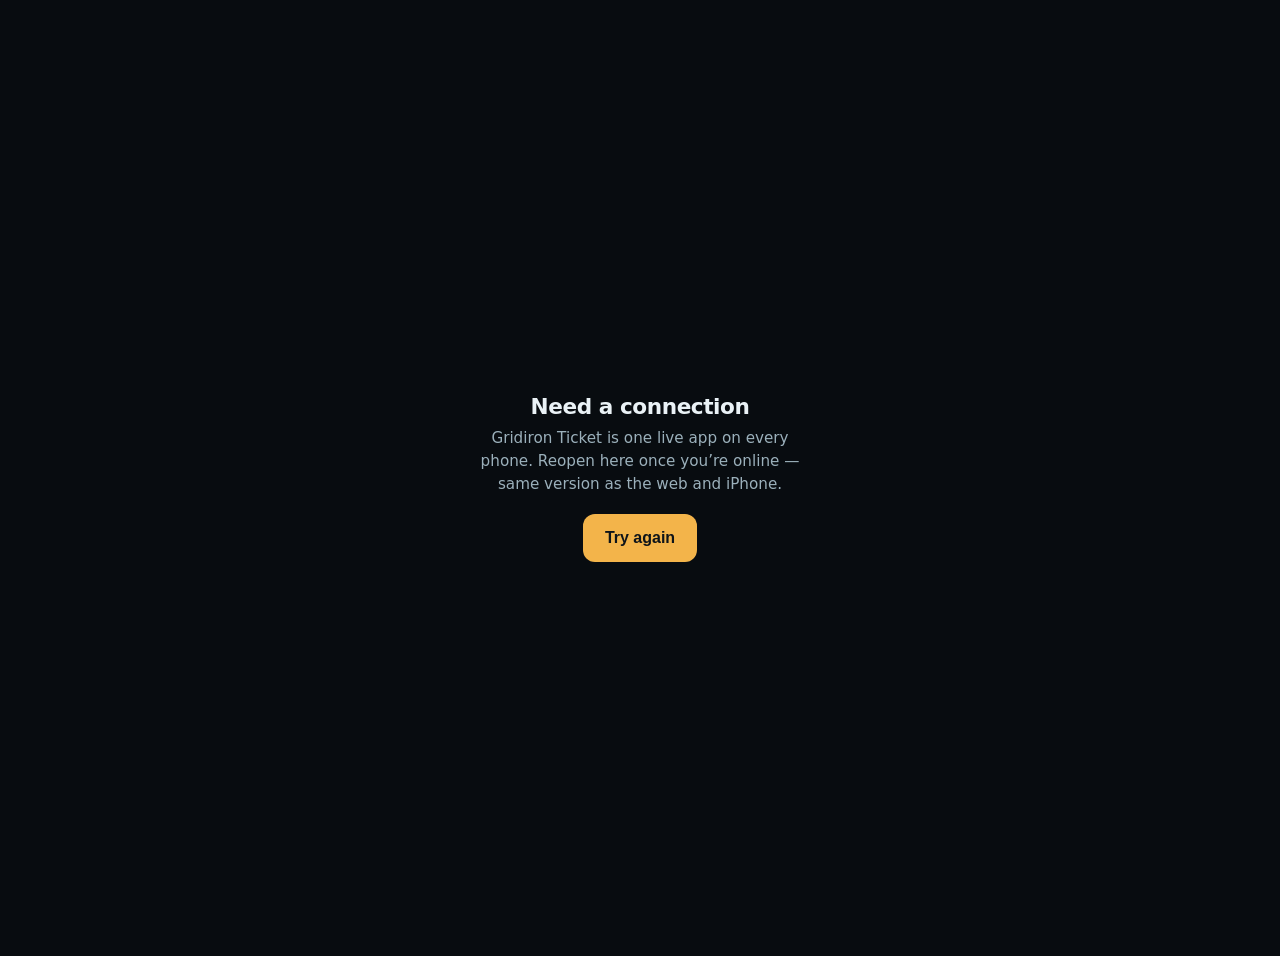
<file: android/app/src/main/assets/offline.html>
<!doctype html>
<html lang="en">
<head>
<meta charset="utf-8">
<meta name="viewport" content="width=device-width, initial-scale=1, viewport-fit=cover">
<title>Gridiron Ticket</title>
<meta name="theme-color" content="#080C10">
<style>
  :root { color-scheme: dark; }
  html, body { margin: 0; min-height: 100%; background: #080C10; color: #EAF2F6;
    font-family: system-ui, -apple-system, "Segoe UI", sans-serif; }
  main { min-height: 100dvh; display: grid; place-items: center; padding: 28px 22px
    calc(28px + env(safe-area-inset-bottom)); text-align: center; }
  h1 { font-size: 1.35rem; letter-spacing: -.02em; margin: 0 0 8px; }
  p { margin: 0 auto 18px; max-width: 22rem; color: #9BB0BB; line-height: 1.5; font-size: .95rem; }
  button { appearance: none; border: 0; border-radius: 12px; min-height: 48px; padding: 0 22px;
    background: #F3B44A; color: #0E1419; font-weight: 800; font-size: 1rem; }
</style>
</head>
<body>
<main>
  <div>
    <h1>Need a connection</h1>
    <p>Gridiron Ticket is one live app on every phone. Reopen here once you’re online — same version as the web and iPhone.</p>
    <button type="button" onclick="try{GTHost.retry()}catch(e){location.reload()}">Try again</button>
  </div>
</main>
</body>
</html>
</file>
